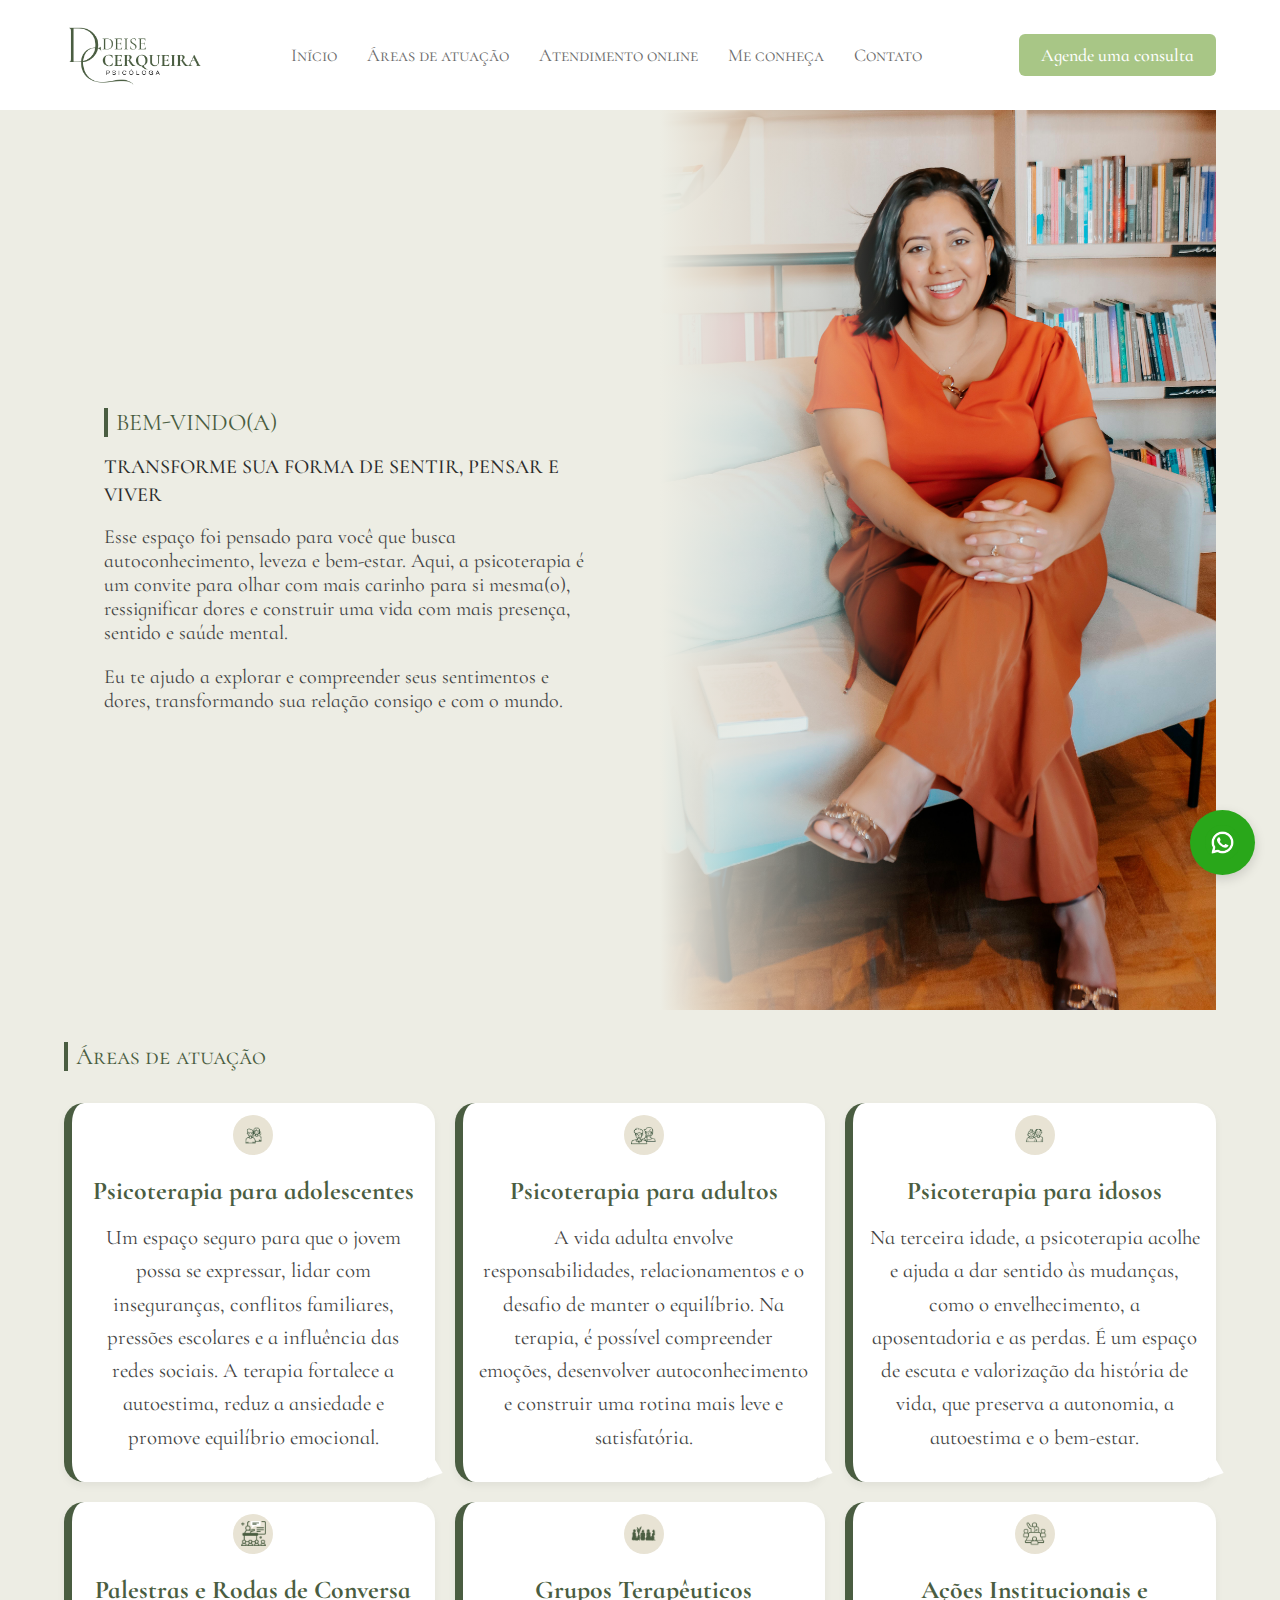
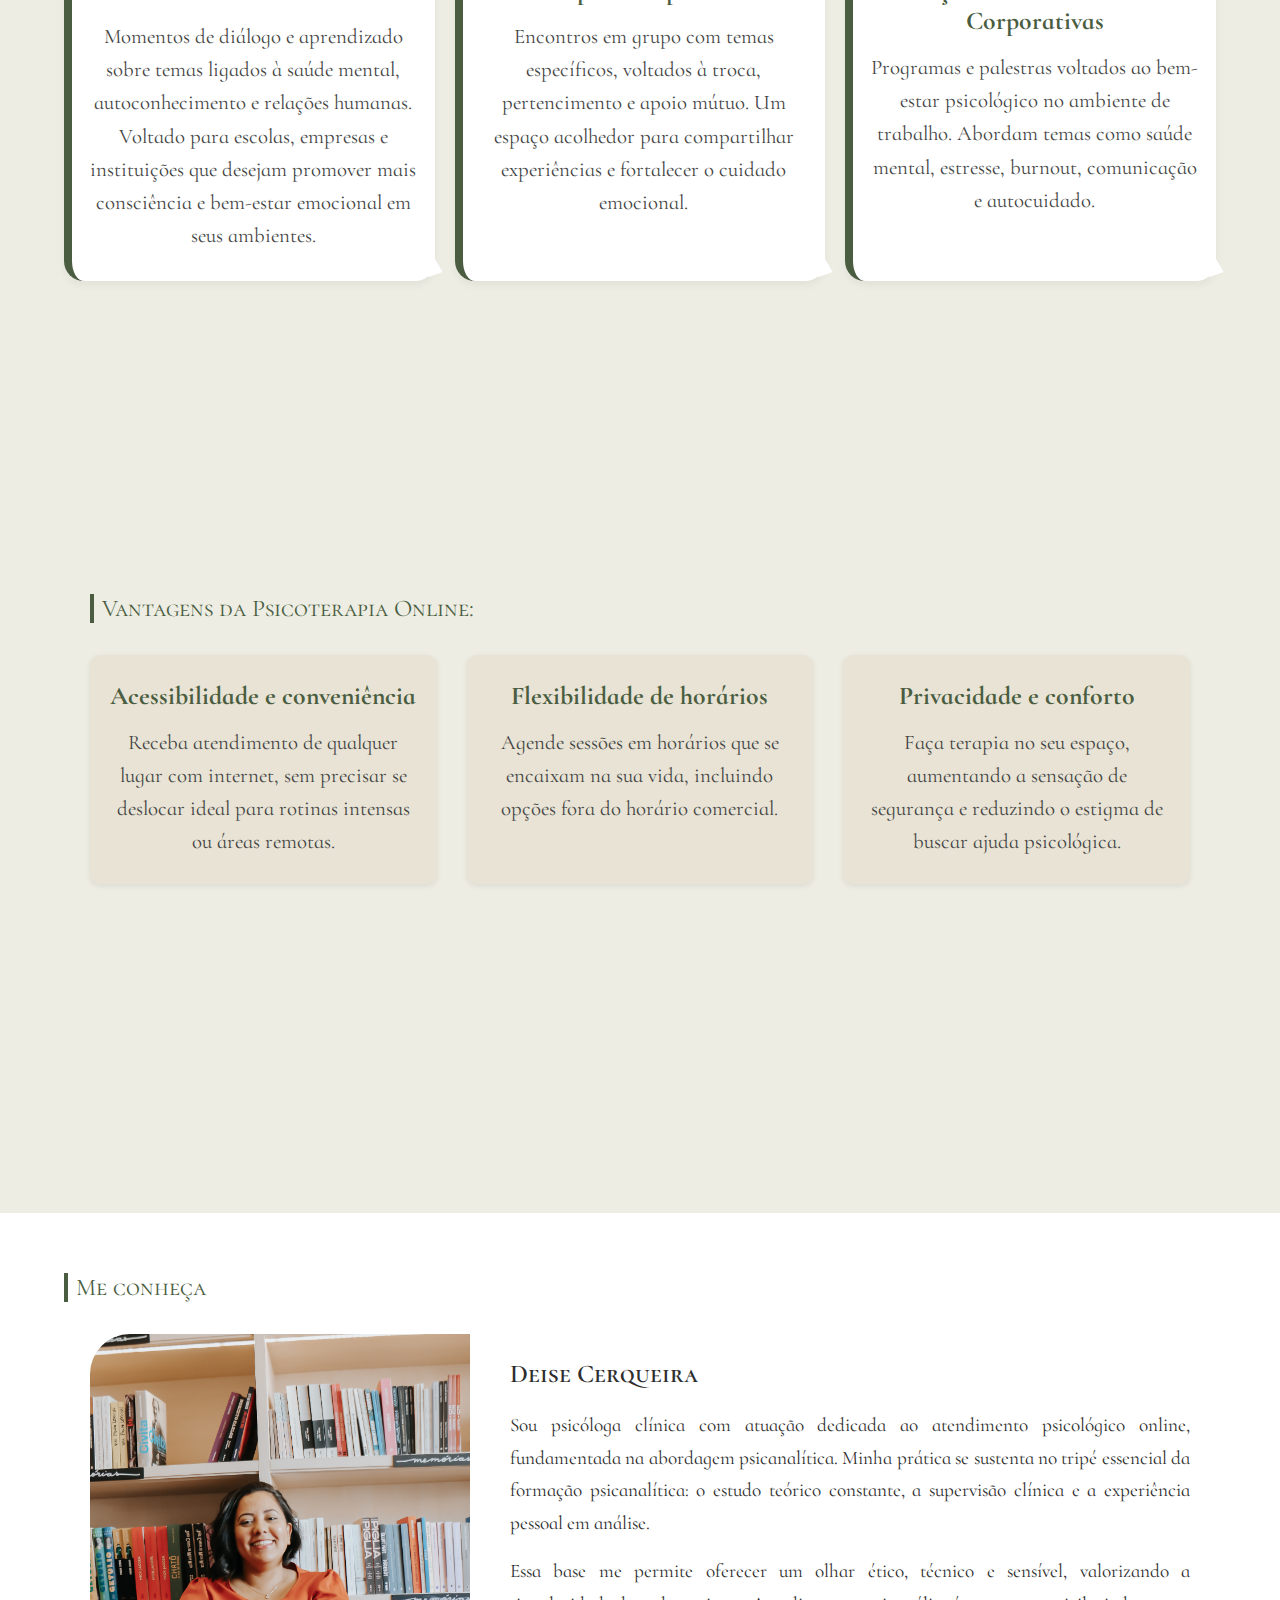
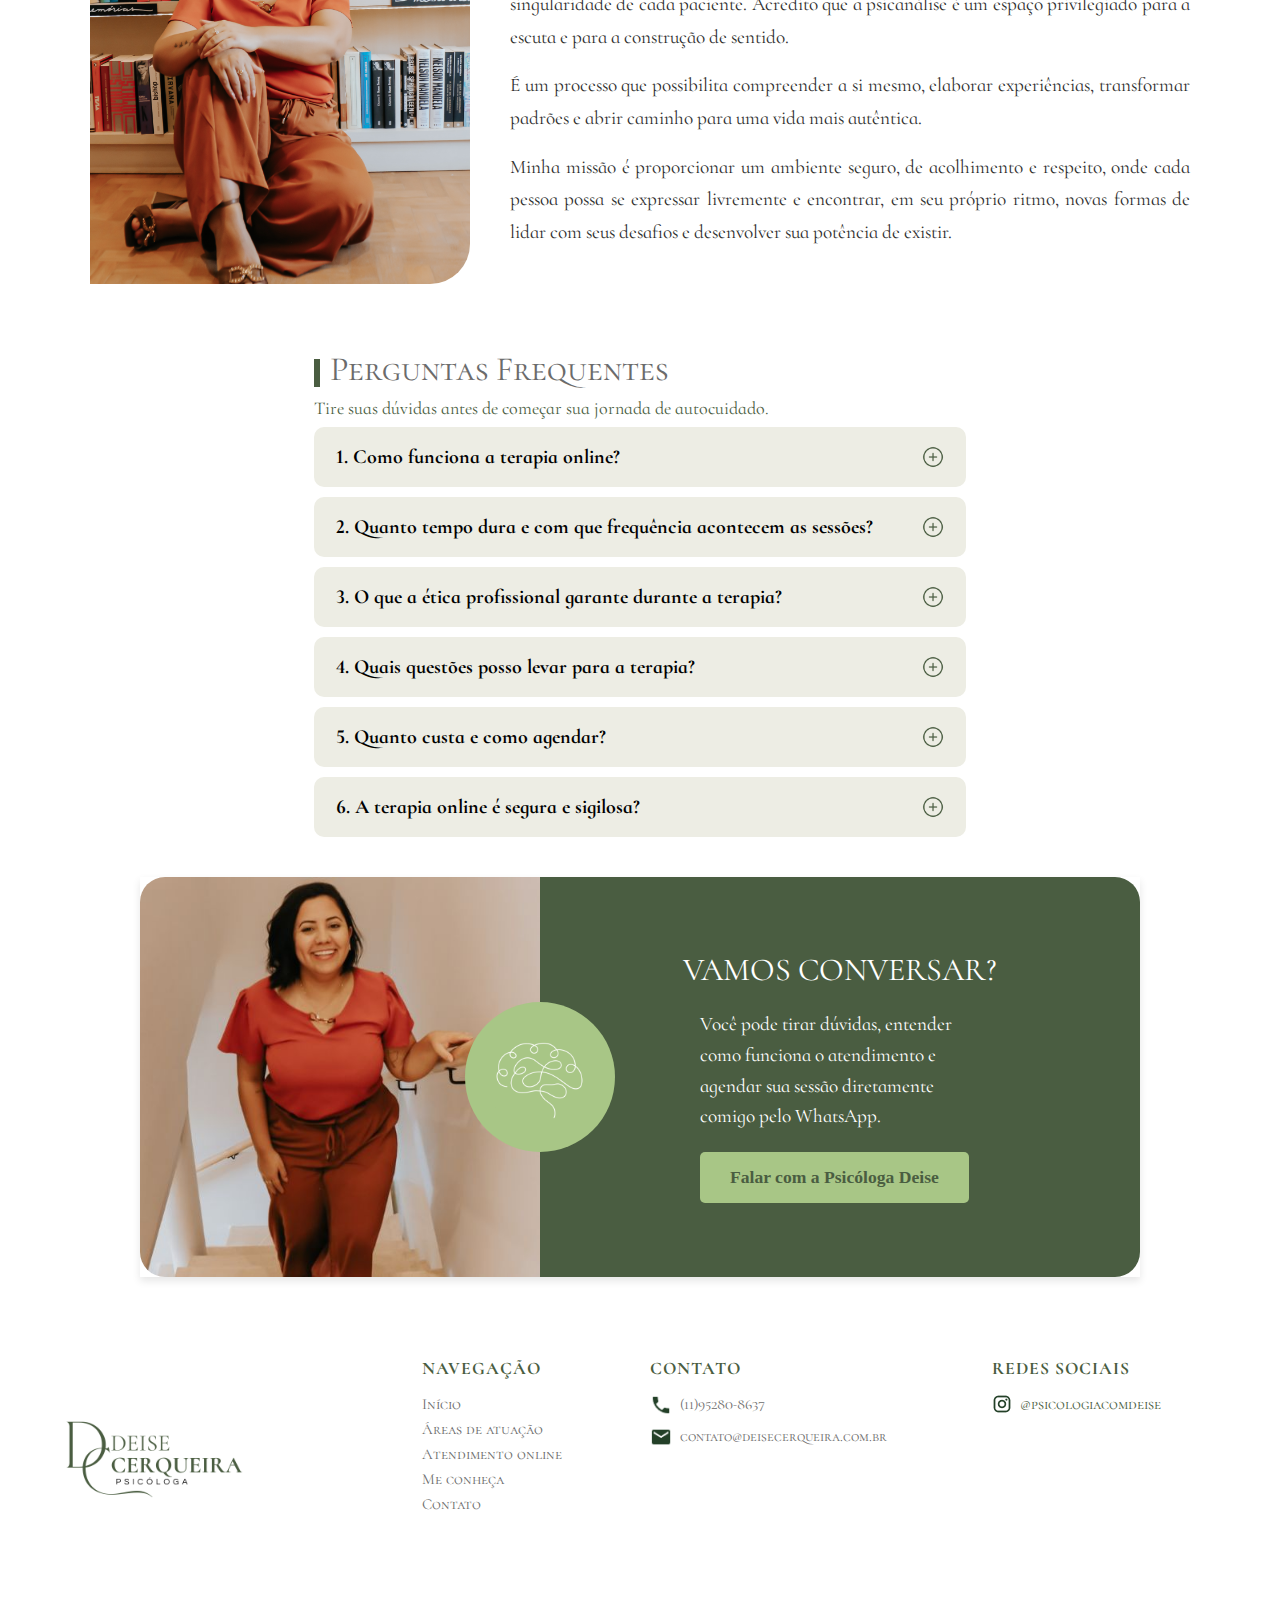
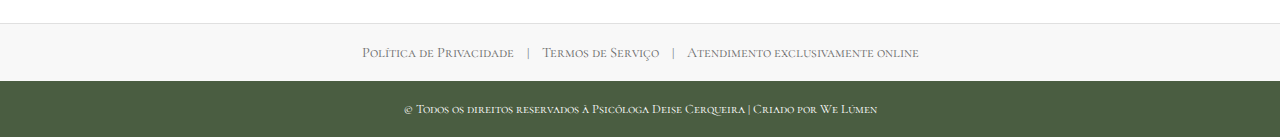
<file: index.html>
<!DOCTYPE html>
<html lang="pt-br">
  <head>
    <meta charset="UTF-8" />
    <meta name="viewport" content="width=device-width, initial-scale=1.0" />
    <title>Deise Cerqueira | Psicóloga</title>

    <!-- Importando fontes -->
    <link
      href="https://fonts.googleapis.com/css2?family=Cormorant+Infant:wght@400;500;600&family=Cormorant+SC:wght@400;500;600&display=swap"
      rel="stylesheet"
    />
    <link
      href="https://fonts.googleapis.com/css2?family=Cormorant+SC:wght@400;500;600;700&display=swap"
      rel="stylesheet"
    />
    <link rel="icon" type="image/png" href="./src/img/Logo-Deise-2.png" />
    <link rel="stylesheet" href="./src/css/style.css" />
    <script src="./src/js/menu.js" defer></script>
    <script
      async
      src="https://www.googletagmanager.com/gtag/js?id=AW-17739277352"
    ></script>
    <script>
      window.dataLayer = window.dataLayer || [];
      function gtag() {
        dataLayer.push(arguments);
      }
      gtag("js", new Date());

      gtag("config", "AW-17739277352");
    </script>
  </head>

  <body>
    <a
      href="https://wa.link/fzv4ck"
      class="whatsapp-float"
      target="_blank"
      aria-label="Whatsapp"
      onclick="gtag('event', 'conversion', {'send_to': 'AW-17739277352/bdclCLyQhuQbEKjI34pC'});"
    >
      <img src="/src/img/whatsapp.png" alt="WhatsApp" />
    </a>
    <header>
      <nav class="navbar">
        <div class="navbar-content">
          <!-- LOGO -->
          <div class="logo">
            <img src="./src/img/Logo-Deise-2.png" alt="Logo Deise Cerqueira" />
          </div>

          <!-- MENU MOBILE -->
          <div class="menu-toggle">☰</div>

          <!-- LINKS -->
          <ul class="nav-links">
            <li><a href="#inicio">Início</a></li>
            <li><a href="#atuacao">Áreas de atuação</a></li>
            <li><a href="#online">Atendimento online</a></li>
            <li><a href="#sobre">Me conheça</a></li>
            <li><a href="#contato">Contato</a></li>
          </ul>

          <!-- BOTÃO -->
          <div class="btn-consulta">
            <a
              href="https://wa.link/fzv4ck"
              target="_blank"
              onclick="gtag('event', 'conversion', {'send_to': 'AW-17739277352/bdclCLyQhuQbEKjI34pC'});"
            >
              Agende uma consulta</a
            >
          </div>
        </div>
      </nav>
    </header>

    <main>
      <!-- HERO -->
      <section class="hero" id="inicio">
        <div class="hero-container container">
          <div class="hero-text">
            <div class="bemvindo-label">BEM-VINDO(A)</div>
            <h1>TRANSFORME SUA FORMA DE SENTIR, PENSAR E VIVER</h1>
            <p>
              Esse espaço foi pensado para você que busca autoconhecimento,
              leveza e bem-estar. Aqui, a psicoterapia é um convite para olhar
              com mais carinho para si mesma(o), ressignificar dores e construir
              uma vida com mais presença, sentido e saúde mental.
            </p>
            <br />
            <p>
              Eu te ajudo a explorar e compreender seus sentimentos e dores,
              transformando sua relação consigo e com o mundo.
            </p>
          </div>
          <div class="hero-image">
            <img src="./src/img/Banner.jpg" alt="Banner" />
          </div>
        </div>
      </section>

      <!-- ATUAÇÃO -->
      <section class="atuacao" id="atuacao">
        <div class="container">
          <div class="atuacao-label">Áreas de atuação</div>

          <div class="cards">
            <!-- Card 1 -->
            <div class="card">
              <div class="card-icon">
                <img
                  src="./src/img/icone_criança.png"
                  alt="Ícone adolescentes"
                />
              </div>
              <h3>Psicoterapia para adolescentes</h3>
              <p>
                Um espaço seguro para que o jovem possa se expressar, lidar com
                inseguranças, conflitos familiares, pressões escolares e a
                influência das redes sociais. A terapia fortalece a autoestima,
                reduz a ansiedade e promove equilíbrio emocional.
              </p>
            </div>

            <!-- Card 2 -->
            <div class="card">
              <div class="card-icon">
                <img src="./src/img/icone_adulto.png" alt="Ícone adultos" />
              </div>
              <h3>Psicoterapia para adultos</h3>
              <p>
                A vida adulta envolve responsabilidades, relacionamentos e o
                desafio de manter o equilíbrio. Na terapia, é possível
                compreender emoções, desenvolver autoconhecimento e construir
                uma rotina mais leve e satisfatória.
              </p>
            </div>

            <!-- Card 3 -->
            <div class="card">
              <div class="card-icon">
                <img src="./src/img/icone_idosos.png" alt="Ícone idosos" />
              </div>
              <h3>Psicoterapia para idosos</h3>
              <p>
                Na terceira idade, a psicoterapia acolhe e ajuda a dar sentido
                às mudanças, como o envelhecimento, a aposentadoria e as perdas.
                É um espaço de escuta e valorização da história de vida, que
                preserva a autonomia, a autoestima e o bem-estar.
              </p>
            </div>
            <div class="card">
              <div class="card-icon">
                <img src="./src/img/palestras.png" alt="Ícone idosos" />
              </div>
              <h3>Palestras e Rodas de Conversa</h3>
              <p>
                Momentos de diálogo e aprendizado sobre temas ligados à saúde
                mental, autoconhecimento e relações humanas. Voltado para
                escolas, empresas e instituições que desejam promover mais
                consciência e bem-estar emocional em seus ambientes.
              </p>
            </div>
            <div class="card">
              <div class="card-icon">
                <img
                  src="./src/img/Grupos Terapêuticos.png"
                  alt="Ícone idosos"
                />
              </div>
              <h3>Grupos Terapêuticos</h3>
              <p>
                Encontros em grupo com temas específicos, voltados à troca,
                pertencimento e apoio mútuo. Um espaço acolhedor para
                compartilhar experiências e fortalecer o cuidado emocional.
              </p>
            </div>
            <div class="card">
              <div class="card-icon">
                <img
                  src="./src/img/ações institucionais.png"
                  alt="Ícone idosos"
                />
              </div>
              <h3>Ações Institucionais e Corporativas</h3>
              <p>
                Programas e palestras voltados ao bem-estar psicológico no
                ambiente de trabalho. Abordam temas como saúde mental, estresse,
                burnout, comunicação e autocuidado.
              </p>
            </div>
          </div>
        </div>
      </section>

      <!-- ONLINE -->
      <section class="online" id="online">
        <div class="container">
          <div class="online-label">Vantagens da Psicoterapia Online:</div>

          <div class="online-cards">
            <div class="online-card">
              <h3>Acessibilidade e conveniência</h3>
              <p>
                Receba atendimento de qualquer lugar com internet, sem precisar
                se deslocar ideal para rotinas intensas ou áreas remotas.
              </p>
            </div>

            <div class="online-card">
              <h3>Flexibilidade de horários</h3>
              <p>
                Agende sessões em horários que se encaixam na sua vida,
                incluindo opções fora do horário comercial.
              </p>
            </div>

            <div class="online-card">
              <h3>Privacidade e conforto</h3>
              <p>
                Faça terapia no seu espaço, aumentando a sensação de segurança e
                reduzindo o estigma de buscar ajuda psicológica.
              </p>
            </div>
          </div>
        </div>
      </section>

      <!-- SOBRE -->
      <section class="sobre" id="sobre">
        <div class="container">
          <div class="sobre-label">Me conheça</div>
          <div class="sobre-container">
            <div class="sobre-imagem">
              <img src="./src/img/Sobre.jpg" alt="Deise Cerqueira" />
            </div>

            <div class="sobre-texto">
              <h2 class="nome">Deise Cerqueira</h2>
              <p>
                Sou psicóloga clínica com atuação dedicada ao atendimento
                psicológico online, fundamentada na abordagem psicanalítica.
                Minha prática se sustenta no tripé essencial da formação
                psicanalítica: o estudo teórico constante, a supervisão clínica
                e a experiência pessoal em análise.
              </p>
              <p>
                Essa base me permite oferecer um olhar ético, técnico e
                sensível, valorizando a singularidade de cada paciente. Acredito
                que a psicanálise é um espaço privilegiado para a escuta e para
                a construção de sentido.
              </p>
              <p>
                É um processo que possibilita compreender a si mesmo, elaborar
                experiências, transformar padrões e abrir caminho para uma vida
                mais autêntica.
              </p>
              <p>
                Minha missão é proporcionar um ambiente seguro, de acolhimento e
                respeito, onde cada pessoa possa se expressar livremente e
                encontrar, em seu próprio ritmo, novas formas de lidar com seus
                desafios e desenvolver sua potência de existir.
              </p>
            </div>
          </div>
        </div>
      </section>

      <!-- FAQ -->
      <section class="faq">
        <div class="container">
          <h2>Perguntas Frequentes</h2>
          <p>Tire suas dúvidas antes de começar sua jornada de autocuidado.</p>

          <div class="faq-item">
            <button class="faq-question">
              1. Como funciona a terapia online?
              <img
                src="./src/img/icon-park-outline_add-one.png"
                alt="Abrir"
                class="faq-icon"
              />
            </button>
            <div class="faq-answer">
              <p>
                As sessões online são realizadas por videochamada em ambiente
                seguro, mantendo o sigilo e a ética profissional.
              </p>
            </div>
          </div>

          <div class="faq-item">
            <button class="faq-question">
              2. Quanto tempo dura e com que frequência acontecem as sessões?
              <img
                src="./src/img/icon-park-outline_add-one.png"
                alt="Abrir"
                class="faq-icon"
              />
            </button>
            <div class="faq-answer">
              <p>
                Em geral, as sessões duram de 45 a 50 minutos e acontecem
                semanal ou quinzenalmente, conforme a necessidade do paciente.
              </p>
            </div>
          </div>

          <div class="faq-item">
            <button class="faq-question">
              3. O que a ética profissional garante durante a terapia?
              <img
                src="./src/img/icon-park-outline_add-one.png"
                alt="Abrir"
                class="faq-icon"
              />
            </button>
            <div class="faq-answer">
              <p>
                A ética garante sigilo, respeito e acolhimento; pilares
                essenciais da relação terapeuta-paciente.
              </p>
            </div>
          </div>

          <div class="faq-item">
            <button class="faq-question">
              4. Quais questões posso levar para a terapia?
              <img
                src="./src/img/icon-park-outline_add-one.png"
                alt="Abrir"
                class="faq-icon"
              />
            </button>
            <div class="faq-answer">
              <p>
                Qualquer tema que te cause sofrimento, dúvida ou desconforto
                emocional pode ser trazido para a terapia.
              </p>
            </div>
          </div>

          <div class="faq-item">
            <button class="faq-question">
              5. Quanto custa e como agendar?
              <img
                src="./src/img/icon-park-outline_add-one.png"
                alt="Abrir"
                class="faq-icon"
              />
            </button>
            <div class="faq-answer">
              <p>
                Os valores são informados diretamente no contato. O agendamento
                pode ser feito pelo WhatsApp.
              </p>
            </div>
          </div>

          <div class="faq-item">
            <button class="faq-question">
              6. A terapia online é segura e sigilosa?
              <img
                src="./src/img/icon-park-outline_add-one.png"
                alt="Abrir"
                class="faq-icon"
              />
            </button>
            <div class="faq-answer">
              <p>
                Sim. Todas as sessões são realizadas em plataformas seguras e
                seguem rigorosamente o sigilo profissional.
              </p>
            </div>
          </div>
        </div>
      </section>

      <!-- CONTATO -->
      <section class="secao-contato-whatsapp" id="contato">
        <div class="coluna-imagem">
          <img
            src="./src/img/contato.jpg"
            alt="Psicóloga sorrindo em sessão de atendimento"
            class="imagem-principal"
          />
        </div>

        <div class="coluna-conteudo">
          <h2 class="titulo-conversar">VAMOS CONVERSAR?</h2>

          <div class="icone-cerebro-fundo">
            <img
              src="./src/img/cerebro.png"
              alt="Ícone de cérebro estilizado"
              class="icone-cerebro"
            />
          </div>

          <p class="texto-chamada">
            Você pode tirar dúvidas, entender como funciona o atendimento e
            agendar sua sessão diretamente comigo pelo WhatsApp.
          </p>

          <a
            href="https://wa.link/fzv4ck"
            target="_blank"
            class="botao-whatsapp"
            aria-label="Falar com a Psicóloga Deise pelo WhatsApp"
            onclick="gtag('event', 'conversion', {'send_to': 'AW-17739277352/bdclCLyQhuQbEKjI34pC'});"
          >
            Falar com a Psicóloga Deise
          </a>
        </div>
      </section>
    </main>

    <!-- FOOTER -->
    <footer>
      <div class="footer-principal-conteudo">
        <div class="coluna-logo">
          <img
            src="./src/img/Logo-Deise-2.png"
            alt="Logo Deise Cerqueira Psicóloga"
            class="logo-footer"
          />
        </div>

        <div class="coluna-navegacao">
          <h3 class="titulo-coluna">NAVEGAÇÃO</h3>
          <ul class="lista-links">
            <li><a href="/index.html">Início</a></li>
            <li><a href="#atuacao">Áreas de atuação</a></li>
            <li><a href="#online">Atendimento online</a></li>
            <li><a href="#sobre">Me conheça</a></li>
            <li><a href="#contato">Contato</a></li>
          </ul>
        </div>

        <div class="coluna-contato">
          <h3 class="titulo-coluna">CONTATO</h3>

          <p class="item-contato">
            <img
              src="./src/img/ic_baseline-phone.png"
              alt="Ícone Telefone"
              class="icone-contato-img"
            />
            <a
              href="https://wa.link/fzv4ck"
              target="_blank"
              class="link-contato"
              onclick="gtag('event', 'conversion', {'send_to': 'AW-17739277352/bdclCLyQhuQbEKjI34pC'});"
              >(11)95280-8637</a
            >
          </p>

          <p class="item-contato">
            <img
              src="./src/img/material-symbols_mail.png"
              alt="Ícone E-mail"
              class="icone-contato-img"
            />
            <a href="mailto:contato@deisecerqueira.com.br" class="link-contato"
              >contato@deisecerqueira.com.br</a
            >
          </p>
        </div>

        <div class="bloco-redes">
          <h3 class="titulo-coluna">REDES SOCIAIS</h3>
          <a
            href="https://www.instagram.com/@psicologiacomdeise"
            target="_blank"
            rel="noopener noreferrer"
            class="link-instagram"
          >
            <p class="perfil-insta">
              <img
                src="./src/img/mdi_instagram.png"
                alt="Ícone do Instagram"
                class="icone-instagram-img"
              />
              @psicologiacomdeise
            </p>
          </a>
        </div>
      </div>

      <div class="footer-faixa-legal">
        <p>
          <a href="./src/html/PolíticadePrivacidade.html"
            >Política de Privacidade</a
          >
          | <a href="./src/html/TermosdeServiço.html">Termos de Serviço</a> |
          <a
            href="https://wa.link/fzv4ck"
            target="_blank"
            onclick="gtag('event', 'conversion', {'send_to': 'AW-17739277352/bdclCLyQhuQbEKjI34pC'});"
          >
            Atendimento exclusivamente online
          </a>
        </p>
      </div>

      <div class="footer-copyright">
        <p>
          © Todos os direitos reservados à Psicóloga Deise Cerqueira |
          <a href="https://www.instagram.com/welumenoficial"
            >Criado por We Lúmen</a
          >
        </p>
      </div>
    </footer>

    <script src="./src/js/script.js"></script>
  </body>
</html>
</file>
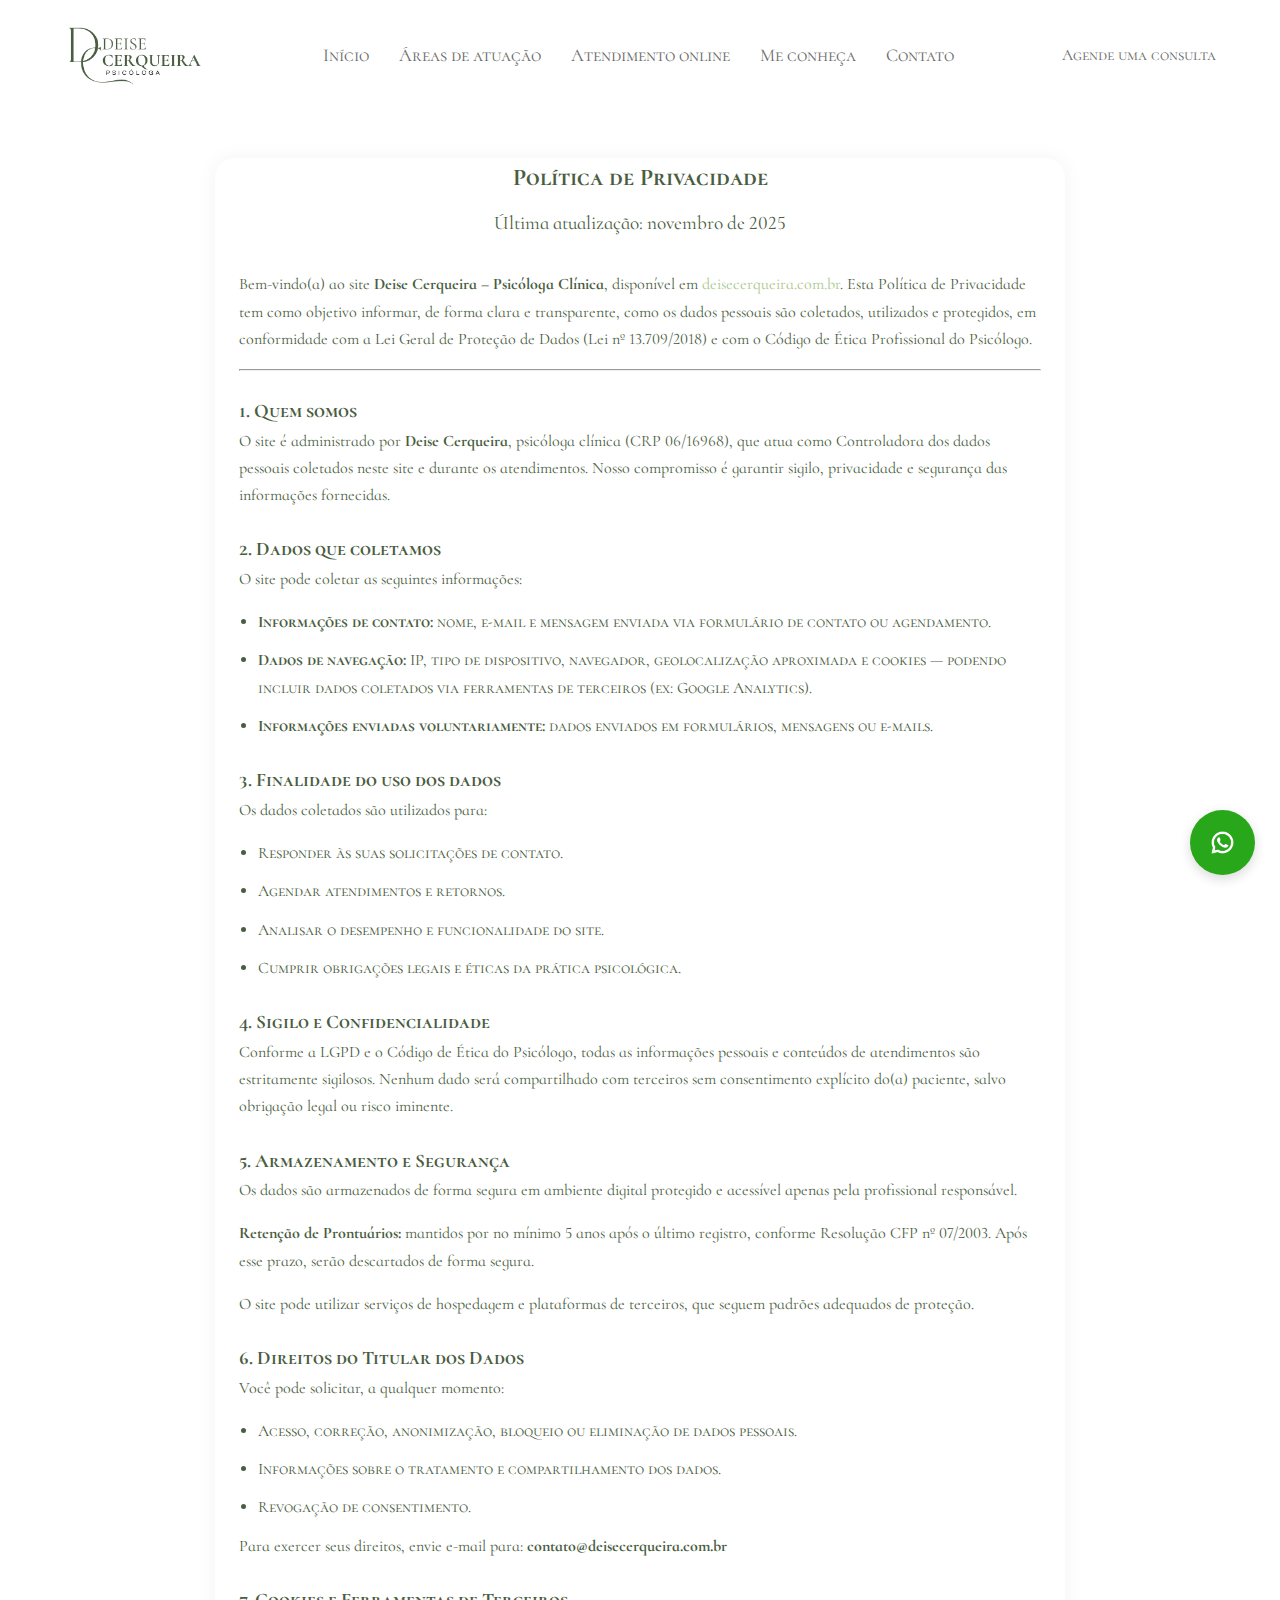
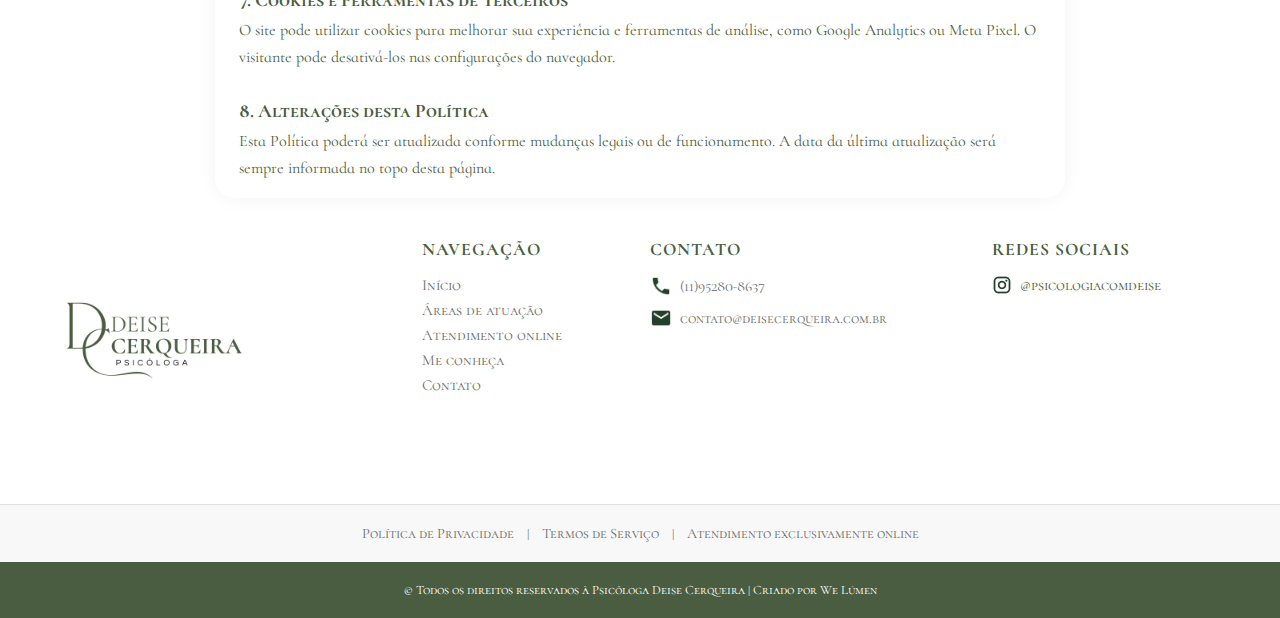
<file: PolíticadePrivacidade.html>
<!DOCTYPE html>
<html lang="pt-br">
  <head>
    <meta charset="UTF-8" />
    <meta name="viewport" content="width=device-width, initial-scale=1.0" />
    <title>Deise Cerqueira | Psicóloga</title>

    <!-- Importando fontes -->
    <link
      href="https://fonts.googleapis.com/css2?family=Cormorant+Infant:wght@400;500;600&family=Cormorant+SC:wght@400;500;600&display=swap"
      rel="stylesheet"
    />
    <link
      href="https://fonts.googleapis.com/css2?family=Cormorant+SC:wght@400;500;600;700&display=swap"
      rel="stylesheet"
    />
    <link rel="icon" type="image/png" href="./src/img/Logo - Deise 2.png" />
    <link rel="stylesheet" href="./src/css/style.css" />
    <script src="./src/js/menu.js" defer></script>
    <!-- Google tag (gtag.js) -->
    <script
      async
      src="https://www.googletagmanager.com/gtag/js?id=AW-17739277352"
    ></script>
    <script>
      window.dataLayer = window.dataLayer || [];
      function gtag() {
        dataLayer.push(arguments);
      }
      gtag("js", new Date());

      gtag("config", "AW-17739277352");
    </script>
  </head>
  <a
    href="https://wa.link/fzv4ck"
    class="whatsapp-float"
    target="_blank"
    aria-label="Whatsapp"
    onclick="gtag('event', 'conversion', {'send_to': 'AW-17739277352/bdclCLyQhuQbEKjI34pC'});"
  >
    <img src="/src/img/whatsapp.png" alt="WhatsApp" />
  </a>
  <body>
    <header>
      <nav class="navbar">
        <div class="navbar-content">
          <!-- LOGO -->
          <div class="logo">
            <img
              src="./src/img/Logo - Deise 2.png"
              alt="Logo Deise Cerqueira"
            />
          </div>

          <!-- MENU MOBILE -->
          <div class="menu-toggle">☰</div>

          <!-- LINKS -->
          <ul class="nav-links">
            <li><a href="index.html">Início</a></li>
            <li><a href="index.html#atuacao">Áreas de atuação</a></li>
            <li><a href="index.html#online">Atendimento online</a></li>
            <li><a href="index.html#sobre">Me conheça</a></li>
            <li><a href="index.html#contato">Contato</a></li>
          </ul>

          <!-- BOTÃO -->
          <a
              href="https://wa.link/fzv4ck"
              target="_blank"
              onclick="gtag('event', 'conversion', {'send_to': 'AW-17739277352/bdclCLyQhuQbEKjI34pC'});"
            >
              Agende uma consulta
            </a>
          </div>
        </div>
      </nav>
    </header>

    <main>
      <section class="privacy-policy">
        <div class="container">
          <h1>Política de Privacidade</h1>
          <p class="update">Última atualização: novembro de 2025</p>

          <p>
            Bem-vindo(a) ao site
            <strong>Deise Cerqueira – Psicóloga Clínica</strong>, disponível em
            <a href="https://deisecerqueira.com.br">deisecerqueira.com.br</a>.
            Esta Política de Privacidade tem como objetivo informar, de forma
            clara e transparente, como os dados pessoais são coletados,
            utilizados e protegidos, em conformidade com a Lei Geral de Proteção
            de Dados (Lei nº 13.709/2018) e com o Código de Ética Profissional
            do Psicólogo.
          </p>

          <hr />

          <!-- 1 -->
          <h2>1. Quem somos</h2>
          <p>
            O site é administrado por <strong>Deise Cerqueira</strong>,
            psicóloga clínica (CRP 06/16968), que atua como Controladora dos
            dados pessoais coletados neste site e durante os atendimentos. Nosso
            compromisso é garantir sigilo, privacidade e segurança das
            informações fornecidas.
          </p>

          <!-- 2 -->
          <h2>2. Dados que coletamos</h2>
          <p>O site pode coletar as seguintes informações:</p>

          <ul>
            <li>
              <strong>Informações de contato:</strong> nome, e-mail e mensagem
              enviada via formulário de contato ou agendamento.
            </li>
            <li>
              <strong>Dados de navegação:</strong> IP, tipo de dispositivo,
              navegador, geolocalização aproximada e cookies — podendo incluir
              dados coletados via ferramentas de terceiros (ex: Google
              Analytics).
            </li>
            <li>
              <strong>Informações enviadas voluntariamente:</strong> dados
              enviados em formulários, mensagens ou e-mails.
            </li>
          </ul>

          <!-- 3 -->
          <h2>3. Finalidade do uso dos dados</h2>
          <p>Os dados coletados são utilizados para:</p>
          <ul>
            <li>Responder às suas solicitações de contato.</li>
            <li>Agendar atendimentos e retornos.</li>
            <li>Analisar o desempenho e funcionalidade do site.</li>
            <li>Cumprir obrigações legais e éticas da prática psicológica.</li>
          </ul>

          <!-- 4 -->
          <h2>4. Sigilo e Confidencialidade</h2>
          <p>
            Conforme a LGPD e o Código de Ética do Psicólogo, todas as
            informações pessoais e conteúdos de atendimentos são estritamente
            sigilosos. Nenhum dado será compartilhado com terceiros sem
            consentimento explícito do(a) paciente, salvo obrigação legal ou
            risco iminente.
          </p>

          <!-- 5 -->
          <h2>5. Armazenamento e Segurança</h2>
          <p>
            Os dados são armazenados de forma segura em ambiente digital
            protegido e acessível apenas pela profissional responsável.
          </p>

          <p>
            <strong>Retenção de Prontuários:</strong> mantidos por no mínimo 5
            anos após o último registro, conforme Resolução CFP nº 07/2003. Após
            esse prazo, serão descartados de forma segura.
          </p>

          <p>
            O site pode utilizar serviços de hospedagem e plataformas de
            terceiros, que seguem padrões adequados de proteção.
          </p>

          <!-- 6 -->
          <h2>6. Direitos do Titular dos Dados</h2>
          <p>Você pode solicitar, a qualquer momento:</p>

          <ul>
            <li>
              Acesso, correção, anonimização, bloqueio ou eliminação de dados
              pessoais.
            </li>
            <li>
              Informações sobre o tratamento e compartilhamento dos dados.
            </li>
            <li>Revogação de consentimento.</li>
          </ul>

          <p>
            Para exercer seus direitos, envie e-mail para:
            <strong>contato@deisecerqueira.com.br</strong>
          </p>

          <!-- 7 -->
          <h2>7. Cookies e Ferramentas de Terceiros</h2>
          <p>
            O site pode utilizar cookies para melhorar sua experiência e
            ferramentas de análise, como Google Analytics ou Meta Pixel. O
            visitante pode desativá-los nas configurações do navegador.
          </p>

          <!-- 8 -->
          <h2>8. Alterações desta Política</h2>
          <p>
            Esta Política poderá ser atualizada conforme mudanças legais ou de
            funcionamento. A data da última atualização será sempre informada no
            topo desta página.
          </p>
        </div>
      </section>
    </main>

    <!-- FOOTER -->
    <footer>
      <div class="footer-principal-conteudo">
        <div class="coluna-logo">
          <img
            src="./src/img/Logo - Deise 2.png"
            alt="Logo Deise Cerqueira Psicóloga"
            class="logo-footer"
          />
        </div>

        <div class="coluna-navegacao">
          <h3 class="titulo-coluna">NAVEGAÇÃO</h3>
          <ul class="lista-links">
            <li><a href="index.html">Início</a></li>
            <li><a href="index.html#atuacao">Áreas de atuação</a></li>
            <li><a href="index.html#online">Atendimento online</a></li>
            <li><a href="index.html#sobre">Me conheça</a></li>
            <li><a href="index.html#contato">Contato</a></li>
          </ul>
        </div>

        <div class="coluna-contato">
          <h3 class="titulo-coluna">CONTATO</h3>

          <p class="item-contato">
            <img
              src="./src/img/ic_baseline-phone.png"
              alt="Ícone Telefone"
              class="icone-contato-img"
            />
            <a
              href="https://wa.link/fzv4ck"
              target="_blank"
              class="link-contato"
              onclick="gtag('event', 'conversion', {'send_to': 'AW-17739277352/bdclCLyQhuQbEKjI34pC'});"
              >(11)95280-8637</a
            >
          </p>

          <p class="item-contato">
            <img
              src="./src/img/material-symbols_mail.png"
              alt="Ícone E-mail"
              class="icone-contato-img"
            />
            <a href="mailto:contato@deisecerqueira.com.br" class="link-contato"
              >contato@deisecerqueira.com.br</a
            >
          </p>
        </div>

        <div class="bloco-redes">
          <h3 class="titulo-coluna">REDES SOCIAIS</h3>
          <a
            href="https://www.instagram.com/psicologiacomdeise"
            target="_blank"
            rel="noopener noreferrer"
            class="link-instagram"
          >
            <p class="perfil-insta">
              <img
                src="./src/img/mdi_instagram.png"
                alt="Ícone do Instagram"
                class="icone-instagram-img"
              />
              @psicologiacomdeise
            </p>
          </a>
        </div>
      </div>

      <div class="footer-faixa-legal">
        <p>
          <a href="/PolíticadePrivacidade.html">Política de Privacidade</a> |
          <a href="/TermosdeServiço.html">Termos de Serviço</a> |
          <a
            href="https://wa.link/fzv4ck"
            target="_blank"
            onclick="gtag('event', 'conversion', {'send_to': 'AW-17739277352/bdclCLyQhuQbEKjI34pC'});"
          >
            Atendimento exclusivamente online
          </a>
        </p>
      </div>

      <div class="footer-copyright">
        <p>
          © Todos os direitos reservados à Psicóloga Deise Cerqueira |
          <a href="https://www.instagram.com/welumenoficial"
            >Criado por We Lúmen</a
          >
        </p>
      </div>
    </footer>

    <script src="./src/js/script.js"></script>
  </body>
</html>
</file>
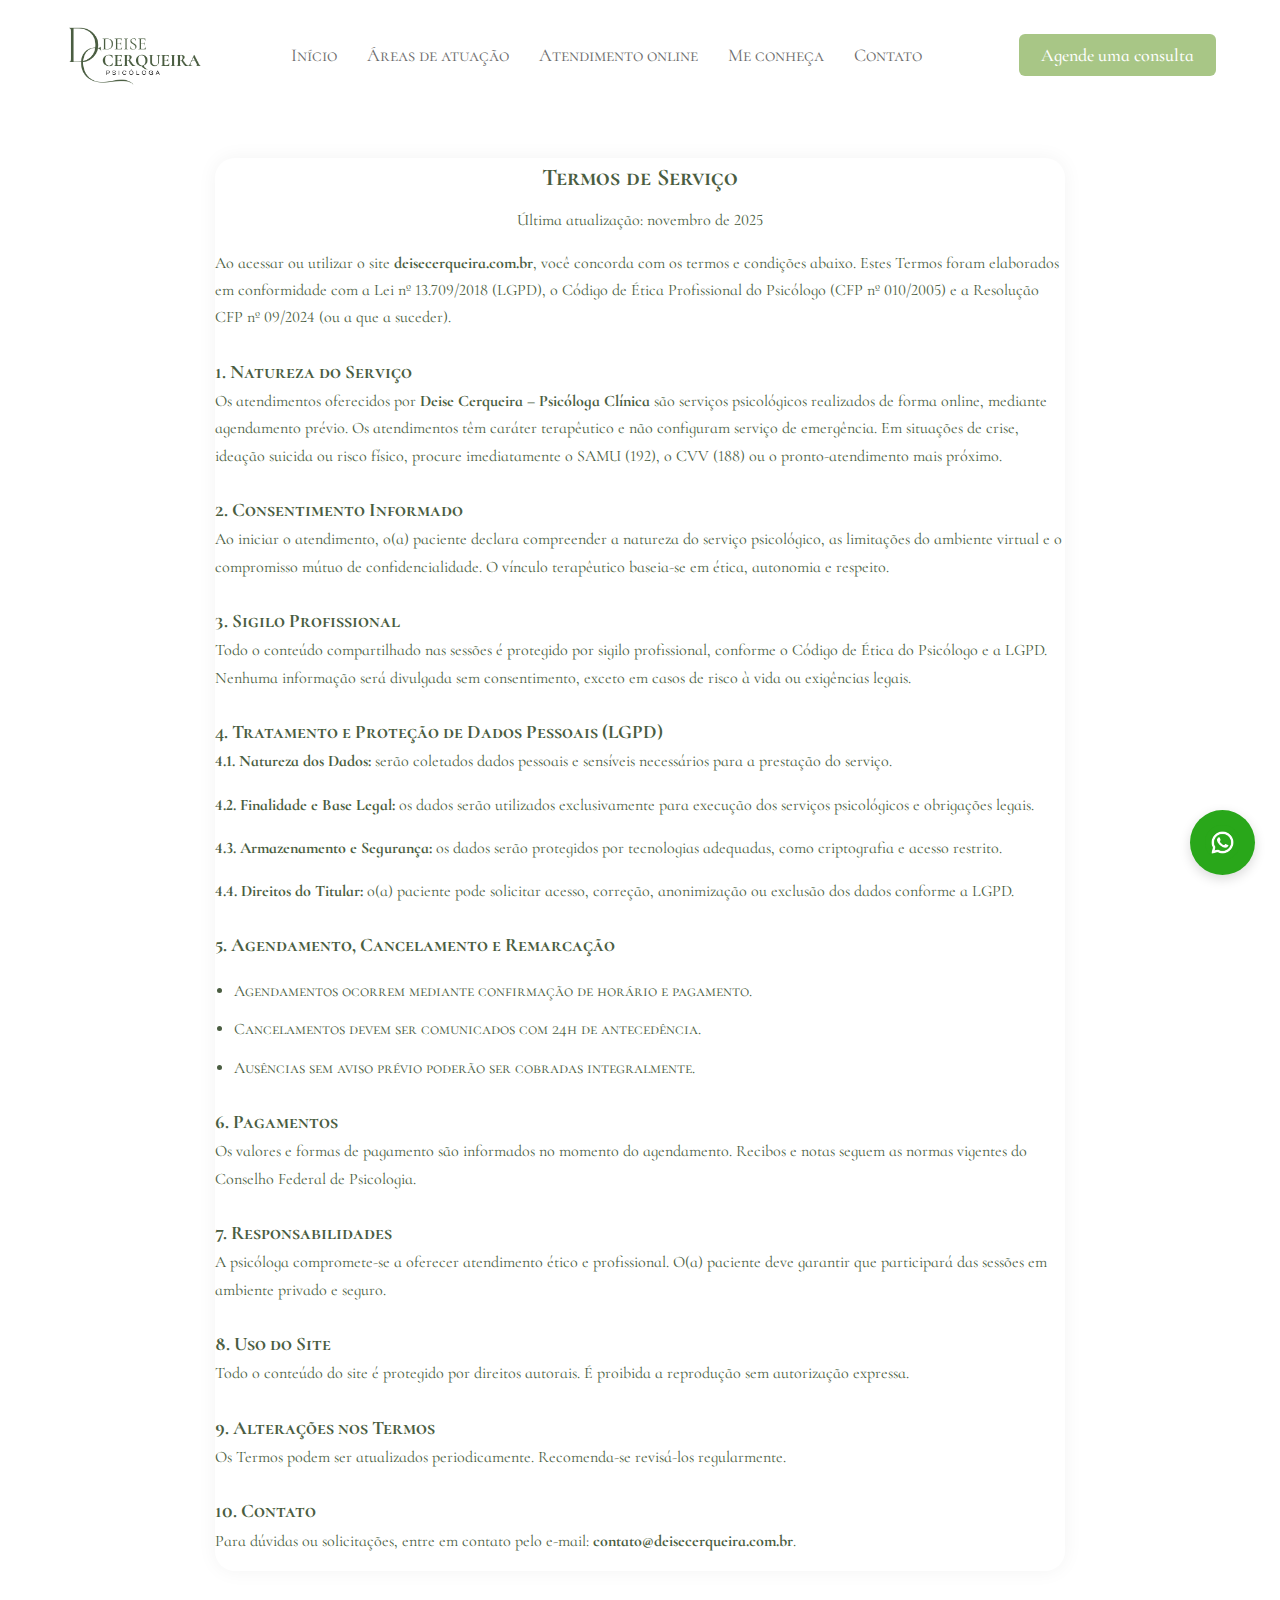
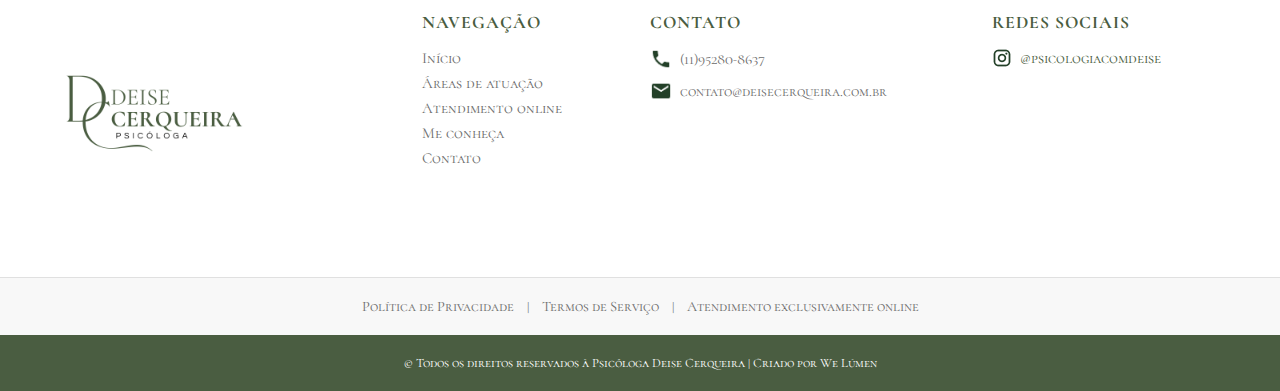
<file: TermosdeServiço.html>
<!DOCTYPE html>
<html lang="pt-br">
  <head>
    <meta charset="UTF-8" />
    <meta name="viewport" content="width=device-width, initial-scale=1.0" />
    <title>Deise Cerqueira | Psicóloga</title>

    <!-- Importando fontes -->
    <link
      href="https://fonts.googleapis.com/css2?family=Cormorant+Infant:wght@400;500;600&family=Cormorant+SC:wght@400;500;600&display=swap"
      rel="stylesheet"
    />
    <link
      href="https://fonts.googleapis.com/css2?family=Cormorant+SC:wght@400;500;600;700&display=swap"
      rel="stylesheet"
    />
    <link rel="icon" type="image/png" href="./src/img/Logo - Deise 2.png" />
    <link rel="stylesheet" href="./src/css/style.css" />
    <script src="./src/js/menu.js" defer></script>
    <!-- Google tag (gtag.js) -->
    <script
      async
      src="https://www.googletagmanager.com/gtag/js?id=AW-17739277352"
    ></script>
    <script>
      window.dataLayer = window.dataLayer || [];
      function gtag() {
        dataLayer.push(arguments);
      }
      gtag("js", new Date());

      gtag("config", "AW-17739277352");
    </script>
  </head>
  <a
    href="https://wa.link/fzv4ck"
    class="whatsapp-float"
    target="_blank"
    aria-label="Whatsapp"
    onclick="gtag('event', 'conversion', {'send_to': 'AW-17739277352/bdclCLyQhuQbEKjI34pC'});"
  >
    <img src="/src/img/whatsapp.png" alt="WhatsApp" />
  </a>
  <body>
    <header>
      <nav class="navbar">
        <div class="navbar-content">
          <!-- LOGO -->
          <div class="logo">
            <img
              src="./src/img/Logo - Deise 2.png"
              alt="Logo Deise Cerqueira"
            />
          </div>

          <!-- MENU MOBILE -->
          <div class="menu-toggle">☰</div>

          <!-- LINKS -->
          <ul class="nav-links">
            <li><a href="index.html">Início</a></li>
            <li><a href="index.html#atuacao">Áreas de atuação</a></li>
            <li><a href="index.html#online">Atendimento online</a></li>
            <li><a href="index.html#sobre">Me conheça</a></li>
            <li><a href="index.html#contato">Contato</a></li>
          </ul>

          <!-- BOTÃO -->
          <div class="btn-consulta">
            <a
              href="https://wa.link/fzv4ck"
              target="_blank"
              onclick="gtag('event', 'conversion', {'send_to': 'AW-17739277352/bdclCLyQhuQbEKjI34pC'});"
            >
              Agende uma consulta
            </a>
          </div>
        </div>
      </nav>
    </header>

    <main>
      <section class="legal-container">
        <div class="legal-content">
          <h1>Termos de Serviço</h1>
          <p class="update">Última atualização: novembro de 2025</p>

          <p>
            Ao acessar ou utilizar o site
            <strong>deisecerqueira.com.br</strong>, você concorda com os termos
            e condições abaixo. Estes Termos foram elaborados em conformidade
            com a Lei nº 13.709/2018 (LGPD), o Código de Ética Profissional do
            Psicólogo (CFP nº 010/2005) e a Resolução CFP nº 09/2024 (ou a que a
            suceder).
          </p>

          <h2>1. Natureza do Serviço</h2>
          <p>
            Os atendimentos oferecidos por
            <strong>Deise Cerqueira – Psicóloga Clínica</strong> são serviços
            psicológicos realizados de forma online, mediante agendamento
            prévio. Os atendimentos têm caráter terapêutico e não configuram
            serviço de emergência. Em situações de crise, ideação suicida ou
            risco físico, procure imediatamente o SAMU (192), o CVV (188) ou o
            pronto-atendimento mais próximo.
          </p>

          <h2>2. Consentimento Informado</h2>
          <p>
            Ao iniciar o atendimento, o(a) paciente declara compreender a
            natureza do serviço psicológico, as limitações do ambiente virtual e
            o compromisso mútuo de confidencialidade. O vínculo terapêutico
            baseia-se em ética, autonomia e respeito.
          </p>

          <h2>3. Sigilo Profissional</h2>
          <p>
            Todo o conteúdo compartilhado nas sessões é protegido por sigilo
            profissional, conforme o Código de Ética do Psicólogo e a LGPD.
            Nenhuma informação será divulgada sem consentimento, exceto em casos
            de risco à vida ou exigências legais.
          </p>

          <h2>4. Tratamento e Proteção de Dados Pessoais (LGPD)</h2>

          <p>
            <strong>4.1. Natureza dos Dados:</strong> serão coletados dados
            pessoais e sensíveis necessários para a prestação do serviço.
          </p>

          <p>
            <strong>4.2. Finalidade e Base Legal:</strong> os dados serão
            utilizados exclusivamente para execução dos serviços psicológicos e
            obrigações legais.
          </p>

          <p>
            <strong>4.3. Armazenamento e Segurança:</strong> os dados serão
            protegidos por tecnologias adequadas, como criptografia e acesso
            restrito.
          </p>

          <p>
            <strong>4.4. Direitos do Titular:</strong> o(a) paciente pode
            solicitar acesso, correção, anonimização ou exclusão dos dados
            conforme a LGPD.
          </p>

          <h2>5. Agendamento, Cancelamento e Remarcação</h2>
          <ul>
            <li>
              Agendamentos ocorrem mediante confirmação de horário e pagamento.
            </li>
            <li>
              Cancelamentos devem ser comunicados com 24h de antecedência.
            </li>
            <li>
              Ausências sem aviso prévio poderão ser cobradas integralmente.
            </li>
          </ul>

          <h2>6. Pagamentos</h2>
          <p>
            Os valores e formas de pagamento são informados no momento do
            agendamento. Recibos e notas seguem as normas vigentes do Conselho
            Federal de Psicologia.
          </p>

          <h2>7. Responsabilidades</h2>
          <p>
            A psicóloga compromete-se a oferecer atendimento ético e
            profissional. O(a) paciente deve garantir que participará das
            sessões em ambiente privado e seguro.
          </p>

          <h2>8. Uso do Site</h2>
          <p>
            Todo o conteúdo do site é protegido por direitos autorais. É
            proibida a reprodução sem autorização expressa.
          </p>

          <h2>9. Alterações nos Termos</h2>
          <p>
            Os Termos podem ser atualizados periodicamente. Recomenda-se
            revisá-los regularmente.
          </p>

          <h2>10. Contato</h2>
          <p>
            Para dúvidas ou solicitações, entre em contato pelo e-mail:
            <strong>contato@deisecerqueira.com.br</strong>.
          </p>
        </div>
      </section>
    </main>

    <!-- FOOTER -->
    <footer>
      <div class="footer-principal-conteudo">
        <div class="coluna-logo">
          <img
            src="./src/img/Logo - Deise 2.png"
            alt="Logo Deise Cerqueira Psicóloga"
            class="logo-footer"
          />
        </div>

        <div class="coluna-navegacao">
          <h3 class="titulo-coluna">NAVEGAÇÃO</h3>
          <ul class="lista-links">
            <li><a href="/index.html">Início</a></li>
            <li><a href="/index.html#atuacao">Áreas de atuação</a></li>
            <li><a href="/index.html#online">Atendimento online</a></li>
            <li><a href="/index.html#sobre">Me conheça</a></li>
            <li><a href="/index.html#contato">Contato</a></li>
          </ul>
        </div>

        <div class="coluna-contato">
          <h3 class="titulo-coluna">CONTATO</h3>

          <p class="item-contato">
            <img
              src="./src/img/ic_baseline-phone.png"
              alt="Ícone Telefone"
              class="icone-contato-img"
            />
          <a
              href="https://wa.link/fzv4ck"
              target="_blank"
              class="link-contato"
              onclick="gtag('event', 'conversion', {'send_to': 'AW-17739277352/bdclCLyQhuQbEKjI34pC'});"
              >(11)95280-8637</a
            >
          </p>

          <p class="item-contato">
            <img
              src="./src/img/material-symbols_mail.png"
              alt="Ícone E-mail"
              class="icone-contato-img"
            />
            <a href="mailto:contato@deisecerqueira.com.br" class="link-contato"
              >contato@deisecerqueira.com.br</a
            >
          </p>
        </div>

        <div class="bloco-redes">
          <h3 class="titulo-coluna">REDES SOCIAIS</h3>
          <a
            href="https://www.instagram.com/psicologiacomdeise"
            target="_blank"
            rel="noopener noreferrer"
            class="link-instagram"
          >
            <p class="perfil-insta">
              <img
                src="./src/img/mdi_instagram.png"
                alt="Ícone do Instagram"
                class="icone-instagram-img"
              />
              @psicologiacomdeise
            </p>
          </a>
        </div>
      </div>

      <div class="footer-faixa-legal">
        <p>
          <a href="/PolíticadePrivacidade.html">Política de Privacidade</a> |
          <a href="/TermosdeServiço.html">Termos de Serviço</a> |
          <a
            href="https://wa.link/fzv4ck"
            target="_blank"
            onclick="gtag('event', 'conversion', {'send_to': 'AW-17739277352/bdclCLyQhuQbEKjI34pC'});"
          >
            Atendimento exclusivamente online
          </a>
        </p>
      </div>

      <div class="footer-copyright">
        <p>
          © Todos os direitos reservados à Psicóloga Deise Cerqueira |
          <a href="https://www.instagram.com/welumenoficial"
            >Criado por We Lúmen</a
          >
        </p>
      </div>
    </footer>

    <script src="./src/js/script.js"></script>
  </body>
</html>
</file>
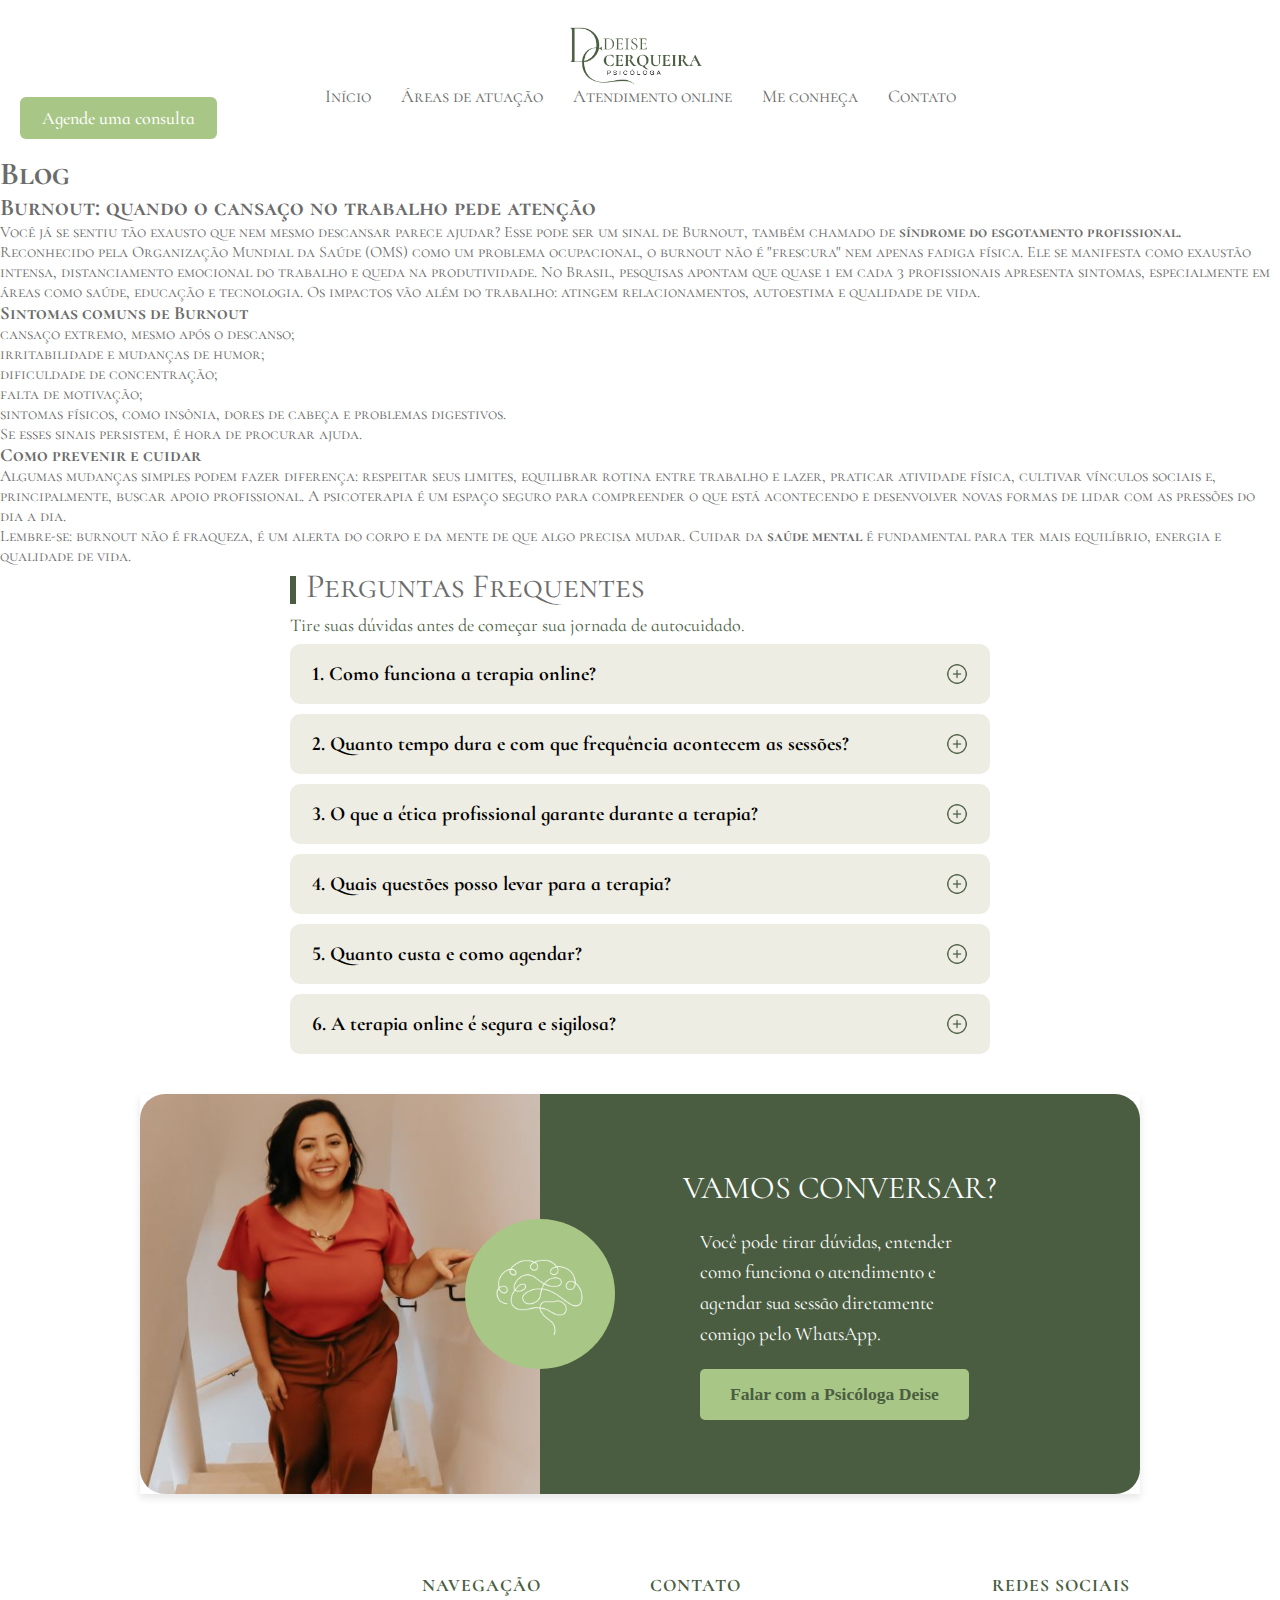
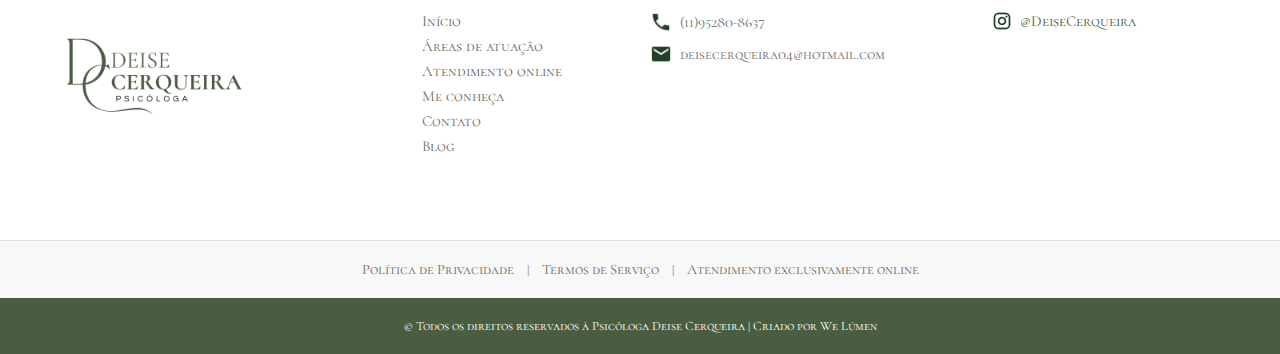
<file: src/html/blog.html>
<!DOCTYPE html>
<html lang="pt-br">
  <head>
    <meta charset="UTF-8" />
    <meta name="viewport" content="width=device-width, initial-scale=1.0" />
    <title>Blog | Deise Cerqueira</title>

    <link
      href="https://fonts.googleapis.com/css2?family=Cormorant+Infant:wght@400;500;600&family=Cormorant+SC:wght@400;500;600&display=swap"
      rel="stylesheet"
    />
    <link
      href="https://fonts.googleapis.com/css2?family=Cormorant+SC:wght@400;500;600;700&display=swap"
      rel="stylesheet"
    />
    <link rel="icon" type="image/png" href="/src/img/Logo - Deise 2.png" />

    <link rel="stylesheet" href="/src/css/style.css" />
  </head>
  <body>
    <header>
      <nav class="navbar">
        <!-- LOGO -->
        <div class="logo">
          <img src="/src/img/Logo - Deise 2.png" alt="Logo Deise Cerqueira" />
        </div>

        <!-- MENU MOBILE -->
        <div class="menu-toggle">☰</div>

        <!-- LINKS -->
        <ul class="nav-links">
          <li><a href="/index.html">Início</a></li>
          <li><a href="/index.html#atuacao">Áreas de atuação</a></li>
          <li><a href="/index.html#online">Atendimento online</a></li>
          <li><a href="/index.html#sobre">Me conheça</a></li>
          <li><a href="/index.html#contato">Contato</a></li>
        </ul>

        <!-- BOTÃO -->
        <div class="btn-consulta">
          <a href="https://wa.me/+5511952808637" target="_blank">Agende uma consulta</a>
        </div>
      </nav>
    </header>

    <main>
      <section class="welcome">
        <h1 class="welcome-label">Blog</h1>
        <article class="artigo-burnout-container">
          <h2 class="artigo-titulo-principal">
            Burnout: quando o cansaço no trabalho pede atenção
          </h2>

          <section class="artigo-introducao">
            <p class="artigo-texto-paragrafo">
              Você já se sentiu tão exausto que nem mesmo descansar parece
              ajudar? Esse pode ser um sinal de Burnout, também chamado de
              <strong>síndrome do esgotamento profissional.</strong>
            </p>

            <p class="artigo-texto-paragrafo">
              Reconhecido pela Organização Mundial da Saúde (OMS) como um
              problema ocupacional, o burnout não é "frescura" nem apenas fadiga
              física. Ele se manifesta como exaustão intensa, distanciamento
              emocional do trabalho e queda na produtividade. No Brasil,
              pesquisas apontam que quase 1 em cada 3 profissionais apresenta
              sintomas, especialmente em áreas como saúde, educação e
              tecnologia. Os impactos vão além do trabalho: atingem
              relacionamentos, autoestima e qualidade de vida.
            </p>
          </section>

          <section class="artigo-secao-sintomas">
            <h3 class="artigo-subtitulo">Sintomas comuns de Burnout</h3>

            <ul class="artigo-lista-sintomas">
              <li>cansaço extremo, mesmo após o descanso;</li>
              <li>irritabilidade e mudanças de humor;</li>
              <li>dificuldade de concentração;</li>
              <li>falta de motivação;</li>
              <li>
                sintomas físicos, como insônia, dores de cabeça e problemas
                digestivos.
              </li>
            </ul>

            <p class="artigo-alerta-ajuda">
              Se esses sinais persistem, é hora de procurar ajuda.
            </p>
          </section>

          <section class="artigo-secao-cuidado">
            <h3 class="artigo-subtitulo">Como prevenir e cuidar</h3>

            <p class="artigo-texto-paragrafo">
              Algumas mudanças simples podem fazer diferença: respeitar seus
              limites, equilibrar rotina entre trabalho e lazer, praticar
              atividade física, cultivar vínculos sociais e, principalmente,
              buscar apoio profissional. A psicoterapia é um espaço seguro para
              compreender o que está acontecendo e desenvolver novas formas de
              lidar com as pressões do dia a dia.
            </p>

            <p class="artigo-texto-paragrafo artigo-texto-final">
              Lembre-se: burnout não é fraqueza, é um alerta do corpo e da mente
              de que algo precisa mudar. Cuidar da
              <strong>saúde mental</strong> é fundamental para ter mais
              equilíbrio, energia e qualidade de vida.
            </p>
          </section>
        </article>
      </section>

      <section class="faq" id="faq">
        <h2>Perguntas Frequentes</h2>
        <p>Tire suas dúvidas antes de começar sua jornada de autocuidado.</p>

        <div class="faq-item">
          <button
            class="faq-question"
            aria-controls="faq-answer-1"
            aria-expanded="false"
          >
            1. Como funciona a terapia online?
            <img
              src="/src/img/icon-park-outline_add-one.png"
              alt="Abrir"
              class="faq-icon"
            />
          </button>
          <div class="faq-answer" id="faq-answer-1">
            <p>
              Explicação sobre como a terapia online funciona, incluindo os
              benefícios e como é realizada a interação entre o terapeuta e o
              paciente.
            </p>
          </div>
        </div>
        <div class="faq-item">
          <button
            class="faq-question"
            aria-controls="faq-answer-2"
            aria-expanded="false"
          >
            2. Quanto tempo dura e com que frequência acontecem as sessões?
            <img
              src="/src/img/icon-park-outline_add-one.png"
              alt="Abrir"
              class="faq-icon"
            />
          </button>
          <div class="faq-answer" id="faq-answer-2">
            <p>
              A duração e a frequência das sessões podem variar, mas geralmente
              as sessões duram de 45 a 50 minutos e ocorrem semanalmente ou
              quinzenalmente.
            </p>
          </div>
        </div>

        <div class="faq-item">
          <button
            class="faq-question"
            aria-controls="faq-answer-3"
            aria-expanded="false"
          >
            3. O que a ética profissional garante durante a terapia?
            <img
              src="/src/img/icon-park-outline_add-one.png"
              alt="Abrir"
              class="faq-icon"
            />
          </button>
          <div class="faq-answer" id="faq-answer-3">
            <p>
              A ética profissional garante que o terapeuta siga um código de
              conduta que respeite a privacidade e os direitos do paciente.
            </p>
          </div>
        </div>

        <div class="faq-item">
          <button
            class="faq-question"
            aria-controls="faq-answer-4"
            aria-expanded="false"
          >
            4. Quais questões posso levar para a terapia?
            <img
              src="/src/img/icon-park-outline_add-one.png"
              alt="Abrir"
              class="faq-icon"
            />
          </button>
          <div class="faq-answer" id="faq-answer-4">
            <p>
              Você pode levar qualquer questão emocional ou psicológica que
              desejar explorar, como ansiedade, autoestima, questões
              relacionais, etc.
            </p>
          </div>
        </div>

        <div class="faq-item">
          <button
            class="faq-question"
            aria-controls="faq-answer-5"
            aria-expanded="false"
          >
            5. Quanto custa e como agendar?
            <img
              src="/src/img/icon-park-outline_add-one.png"
              alt="Abrir"
              class="faq-icon"
            />
          </button>
          <div class="faq-answer" id="faq-answer-5">
            <p>
              O custo pode variar conforme o terapeuta. Para agendar, entre em
              contato diretamente com o profissional para mais detalhes.
            </p>
          </div>
        </div>

        <div class="faq-item">
          <button
            class="faq-question"
            aria-controls="faq-answer-6"
            aria-expanded="false"
          >
            6. A terapia online é segura e sigilosa?
            <img
              src="/src/img/icon-park-outline_add-one.png"
              alt="Abrir"
              class="faq-icon"
            />
          </button>
          <div class="faq-answer" id="faq-answer-6">
            <p>
              Sim, as sessões de terapia online são realizadas com plataformas
              seguras, garantindo sigilo e privacidade durante todo o processo.
            </p>
          </div>
        </div>
      </section>

      <section class="secao-contato-whatsapp" id="contato-whatsapp">
        <div class="coluna-imagem">
          <img
            src="/src/img/contato.jpg"
            alt="Psicóloga Deise Cerqueira sorrindo, em sessão de atendimento online."
            class="imagem-principal"
            loading="lazy"
          />
        </div>

        <div class="coluna-conteudo">
          <h2 class="titulo-conversar">VAMOS CONVERSAR?</h2>

          <div class="icone-cerebro-fundo">
            <img
              src="/src/img/cerebro.png"
              alt="Ícone de um cérebro"
              class="icone-cerebro"
            />
          </div>

          <p class="texto-chamada">
            Você pode tirar dúvidas, entender como funciona o atendimento e
            agendar sua sessão diretamente comigo pelo WhatsApp.
          </p>

          <a
            href="https://wa.me/+5511952808637"
            target="_blank"
            class="botao-whatsapp"
            aria-label="Falar com a Psicóloga Deise pelo WhatsApp"
            role="button"
          >
            Falar com a Psicóloga Deise
          </a>
        </div>
      </section>
    </main>

    <footer>
      <div class="footer-principal-conteudo">
        <div class="coluna-logo">
          <img
            src="/src/img/Logo - Deise 2.png"
            alt="Logo Deise Cerqueira Psicóloga"
            class="logo-footer"
            loading="lazy"
          />
        </div>

        <div class="coluna-navegacao">
          <h3 class="titulo-coluna">NAVEGAÇÃO</h3>
          <ul class="lista-links">
            <li><a href="/index.html">Início</a></li>
            <li><a href="/index.html#atuacao">Áreas de atuação</a></li>
            <li><a href="/index.html#online">Atendimento online</a></li>
            <li><a href="/index.html#sobre">Me conheça</a></li>
            <li><a href="/index.html#contato">Contato</a></li>
            <li><a href="/blog.html">Blog</a></li>
          </ul>
        </div>

        <div class="coluna-contato">
          <h3 class="titulo-coluna">CONTATO</h3>

          <p class="item-contato">
            <img
              src="/src/img/ic_baseline-phone.png"
              alt="Ícone de Telefone"
              class="icone-contato-img"
            />
            <a
              href="https://wa.me/+5511952808637"
              target="_blank"
              class="link-contato"
            >
              (11)95280-8637
            </a>
          </p>

          <p class="item-contato">
            <img
              src="/src/img/material-symbols_mail.png"
              alt="Ícone de E-mail"
              class="icone-contato-img"
            />
            <a href="mailto:deisecerqueira04@hotmail.com" class="link-contato">
              deisecerqueira04@hotmail.com
            </a>
          </p>
        </div>

          <div class="bloco-redes">
            <h3 class="titulo-coluna">REDES SOCIAIS</h3>

            <a
              href="https://www.instagram.com/"
              target="_blank"
              rel="noopener noreferrer"
              class="link-instagram"
            >
              <p class="perfil-insta">
                <img
                  src="/src/img/mdi_instagram.png"
                  alt="Ícone do Instagram"
                  class="icone-instagram-img"
                />
                @DeiseCerqueira
              </p>
            </a>
          </div>
        </div>
      </div>

      <div class="footer-faixa-legal">
        <p>
          <a href="#">Política de Privacidade</a> |
          <a href="#">Termos de Serviço</a> |
          <a href="https://wa.me/+5511952808637"
            >Atendimento exclusivamente online</a
          >
        </p>
      </div>

      <div class="footer-copyright">
        <p>
          © Todos os direitos reservados à Psicóloga Deise Cerqueira |
          <a href="https://www.instagram.com/welumenoficial"
            >Criado por We Lúmen</a
          >
        </p>
      </div>
    </footer>
    <script src="/src/js/script.js" defer></script>
      <script src="/src/js/menu.js" defer></script>
  </body>
</html>
</file>
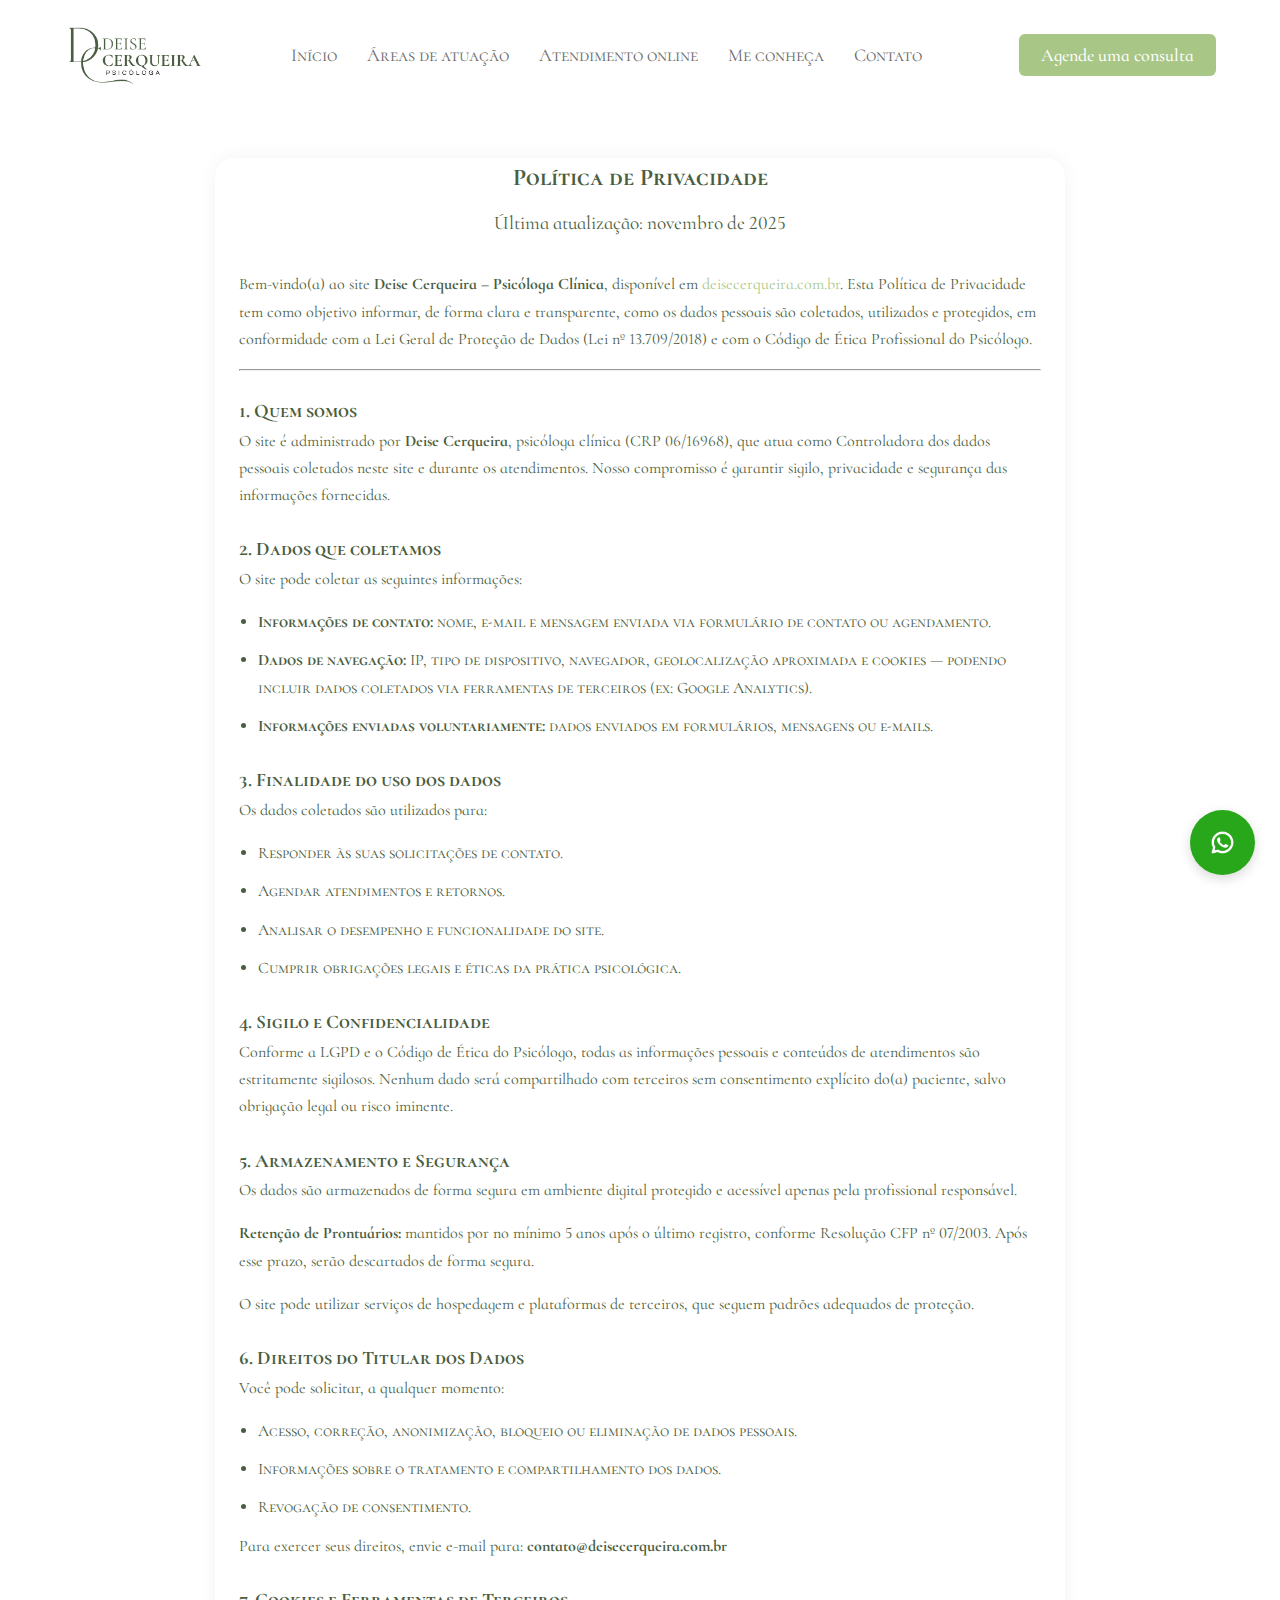
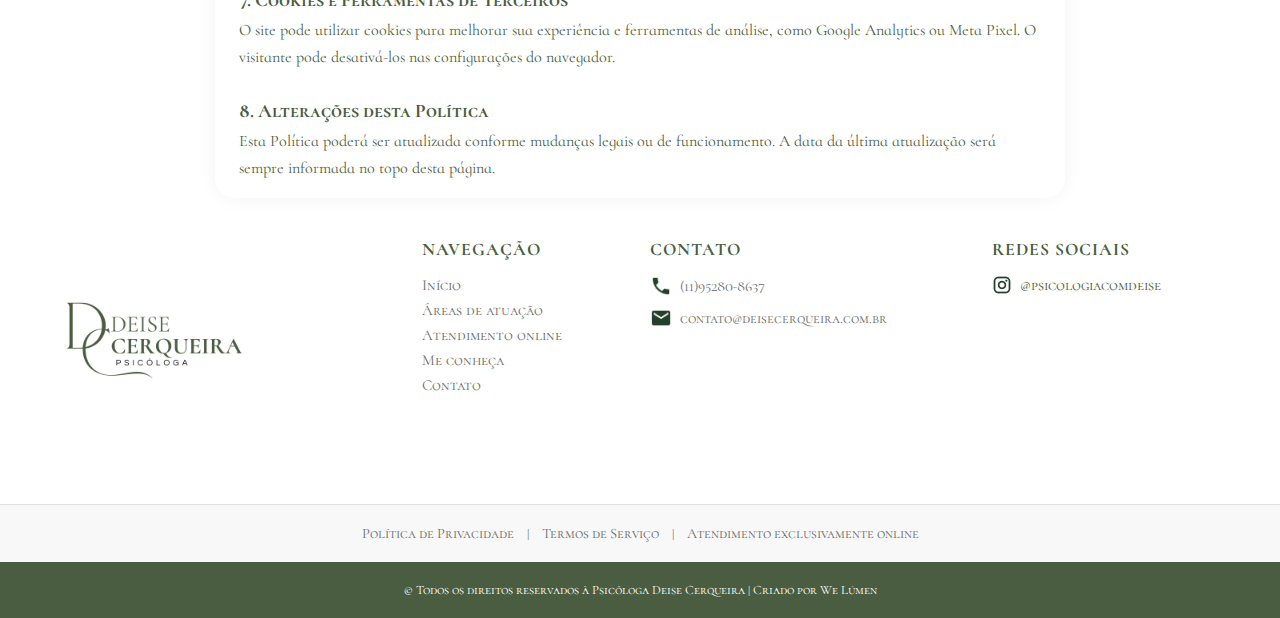
<file: src/html/PolíticadePrivacidade.html>
<!DOCTYPE html>
<html lang="pt-br">
  <head>
    <meta charset="UTF-8" />
    <meta name="viewport" content="width=device-width, initial-scale=1.0" />
    <title>Deise Cerqueira | Psicóloga</title>

    <!-- Importando fontes -->
    <link
      href="https://fonts.googleapis.com/css2?family=Cormorant+Infant:wght@400;500;600&family=Cormorant+SC:wght@400;500;600&display=swap"
      rel="stylesheet"
    />
    <link
      href="https://fonts.googleapis.com/css2?family=Cormorant+SC:wght@400;500;600;700&display=swap"
      rel="stylesheet"
    />
    <link rel="icon" type="image/png" href="/src/img/Logo - Deise 2.png" />
    <link rel="stylesheet" href="/src/css/style.css" />
    <script src="/src/js/menu.js" defer></script>
  </head>
  <a
    href="https://wa.me/+5511952808637"
    class="whatsapp-float"
    target="_blank"
    aria-label="Whatsapp"
  >
    <img src="/src/img/whatsapp.png" alt="WhatsApp" />
  </a>
  <body>
    <header>
      <nav class="navbar">
        <div class="navbar-content">
          <!-- LOGO -->
          <div class="logo">
            <img
              src="/src/img/Logo - Deise 2.png"
              alt="Logo Deise Cerqueira"
            />
          </div>

          <!-- MENU MOBILE -->
          <div class="menu-toggle">☰</div>

          <!-- LINKS -->
          <ul class="nav-links">
            <li><a href="index.html">Início</a></li>
            <li><a href="index.html#atuacao">Áreas de atuação</a></li>
            <li><a href="index.html#online">Atendimento online</a></li>
            <li><a href="index.html#sobre">Me conheça</a></li>
            <li><a href="index.html#contato">Contato</a></li>
          </ul>

          <!-- BOTÃO -->
          <div class="btn-consulta">
            <a href="https://wa.me/+5511952808637" target="_blank"
              >Agende uma consulta</a
            >
          </div>
        </div>
      </nav>
    </header>

    <main>
      <section class="privacy-policy">
  <div class="container">

    <h1>Política de Privacidade</h1>
    <p class="update">Última atualização: novembro de 2025</p>

    <p>
      Bem-vindo(a) ao site <strong>Deise Cerqueira – Psicóloga Clínica</strong>,
      disponível em <a href="https://deisecerqueira.com.br">deisecerqueira.com.br</a>.
      Esta Política de Privacidade tem como objetivo informar, de forma clara e transparente,
      como os dados pessoais são coletados, utilizados e protegidos, em conformidade com a
      Lei Geral de Proteção de Dados (Lei nº 13.709/2018) e com o Código de Ética Profissional do Psicólogo.
    </p>

    <hr>

    <!-- 1 -->
    <h2>1. Quem somos</h2>
    <p>
      O site é administrado por <strong>Deise Cerqueira</strong>, psicóloga clínica (CRP 06/16968),
      que atua como Controladora dos dados pessoais coletados neste site e durante os atendimentos.
      Nosso compromisso é garantir sigilo, privacidade e segurança das informações fornecidas.
    </p>

    <!-- 2 -->
    <h2>2. Dados que coletamos</h2>
    <p>O site pode coletar as seguintes informações:</p>

    <ul>
      <li><strong>Informações de contato:</strong> nome, e-mail e mensagem enviada via formulário de contato ou agendamento.</li>
      <li><strong>Dados de navegação:</strong> IP, tipo de dispositivo, navegador, geolocalização aproximada e cookies — podendo incluir dados coletados via ferramentas de terceiros (ex: Google Analytics).</li>
      <li><strong>Informações enviadas voluntariamente:</strong> dados enviados em formulários, mensagens ou e-mails.</li>
    </ul>

    <!-- 3 -->
    <h2>3. Finalidade do uso dos dados</h2>
    <p>Os dados coletados são utilizados para:</p>
    <ul>
      <li>Responder às suas solicitações de contato.</li>
      <li>Agendar atendimentos e retornos.</li>
      <li>Analisar o desempenho e funcionalidade do site.</li>
      <li>Cumprir obrigações legais e éticas da prática psicológica.</li>
    </ul>

    <!-- 4 -->
    <h2>4. Sigilo e Confidencialidade</h2>
    <p>
      Conforme a LGPD e o Código de Ética do Psicólogo, todas as informações pessoais e
      conteúdos de atendimentos são estritamente sigilosos. Nenhum dado será compartilhado
      com terceiros sem consentimento explícito do(a) paciente, salvo obrigação legal ou risco iminente.
    </p>

    <!-- 5 -->
    <h2>5. Armazenamento e Segurança</h2>
    <p>
      Os dados são armazenados de forma segura em ambiente digital protegido e acessível apenas pela profissional responsável.
    </p>

    <p><strong>Retenção de Prontuários:</strong> mantidos por no mínimo 5 anos após o último registro, conforme Resolução CFP nº 07/2003. Após esse prazo, serão descartados de forma segura.</p>

    <p>O site pode utilizar serviços de hospedagem e plataformas de terceiros, que seguem padrões adequados de proteção.</p>

    <!-- 6 -->
    <h2>6. Direitos do Titular dos Dados</h2>
    <p>Você pode solicitar, a qualquer momento:</p>

    <ul>
      <li>Acesso, correção, anonimização, bloqueio ou eliminação de dados pessoais.</li>
      <li>Informações sobre o tratamento e compartilhamento dos dados.</li>
      <li>Revogação de consentimento.</li>
    </ul>

    <p>Para exercer seus direitos, envie e-mail para: <strong>contato@deisecerqueira.com.br</strong></p>

    <!-- 7 -->
    <h2>7. Cookies e Ferramentas de Terceiros</h2>
    <p>
      O site pode utilizar cookies para melhorar sua experiência e ferramentas de análise,
      como Google Analytics ou Meta Pixel. O visitante pode desativá-los nas configurações do navegador.
    </p>

    <!-- 8 -->
    <h2>8. Alterações desta Política</h2>
    <p>
      Esta Política poderá ser atualizada conforme mudanças legais ou de funcionamento.
      A data da última atualização será sempre informada no topo desta página.
    </p>

  </div>
</section>

    </main>

    <!-- FOOTER -->
    <footer>
      <div class="footer-principal-conteudo">
        <div class="coluna-logo">
          <img
            src="/src/img/Logo - Deise 2.png"
            alt="Logo Deise Cerqueira Psicóloga"
            class="logo-footer"
          />
        </div>

        <div class="coluna-navegacao">
          <h3 class="titulo-coluna">NAVEGAÇÃO</h3>
          <ul class="lista-links">
            <li><a href="index.html">Início</a></li>
            <li><a href="index.html#atuacao">Áreas de atuação</a></li>
            <li><a href="index.html#online">Atendimento online</a></li>
            <li><a href="index.html#sobre">Me conheça</a></li>
            <li><a href="index.html#contato">Contato</a></li>
          </ul>
        </div>

        <div class="coluna-contato">
          <h3 class="titulo-coluna">CONTATO</h3>

          <p class="item-contato">
            <img
              src="/src/img/ic_baseline-phone.png"
              alt="Ícone Telefone"
              class="icone-contato-img"
            />
            <a
              href="https://wa.me/+5511952808637"
              target="_blank"
              class="link-contato"
              >(11)95280-8637</a
            >
          </p>

          <p class="item-contato">
            <img
              src="/src/img/material-symbols_mail.png"
              alt="Ícone E-mail"
              class="icone-contato-img"
            />
            <a href="mailto:contato@deisecerqueira.com.br" class="link-contato"
              >contato@deisecerqueira.com.br</a
            >
          </p>
        </div>

        <div class="bloco-redes">
          <h3 class="titulo-coluna">REDES SOCIAIS</h3>
          <a
            href="https://www.instagram.com/psicologiacomdeise"
            target="_blank"
            rel="noopener noreferrer"
            class="link-instagram"
          >
            <p class="perfil-insta">
              <img
                src="/src/img/mdi_instagram.png"
                alt="Ícone do Instagram"
                class="icone-instagram-img"
              />
              @psicologiacomdeise
            </p>
          </a>
        </div>
      </div>

      <div class="footer-faixa-legal">
        <p>
          <a href="/src/html/PolíticadePrivacidade.html">Política de Privacidade</a> |
          <a href="/src/html/TermosdeServiço.html">Termos de Serviço</a> |
          <a href="https://wa.me/+5511952808637" target="_blank"
            >Atendimento exclusivamente online</a
          >
        </p>
      </div>

      <div class="footer-copyright">
        <p>
          © Todos os direitos reservados à Psicóloga Deise Cerqueira |
          <a href="https://www.instagram.com/welumenoficial"
            >Criado por We Lúmen</a
          >
        </p>
      </div>
    </footer>

    <script src="/src/js/script.js"></script>
  </body>
</html>
</file>
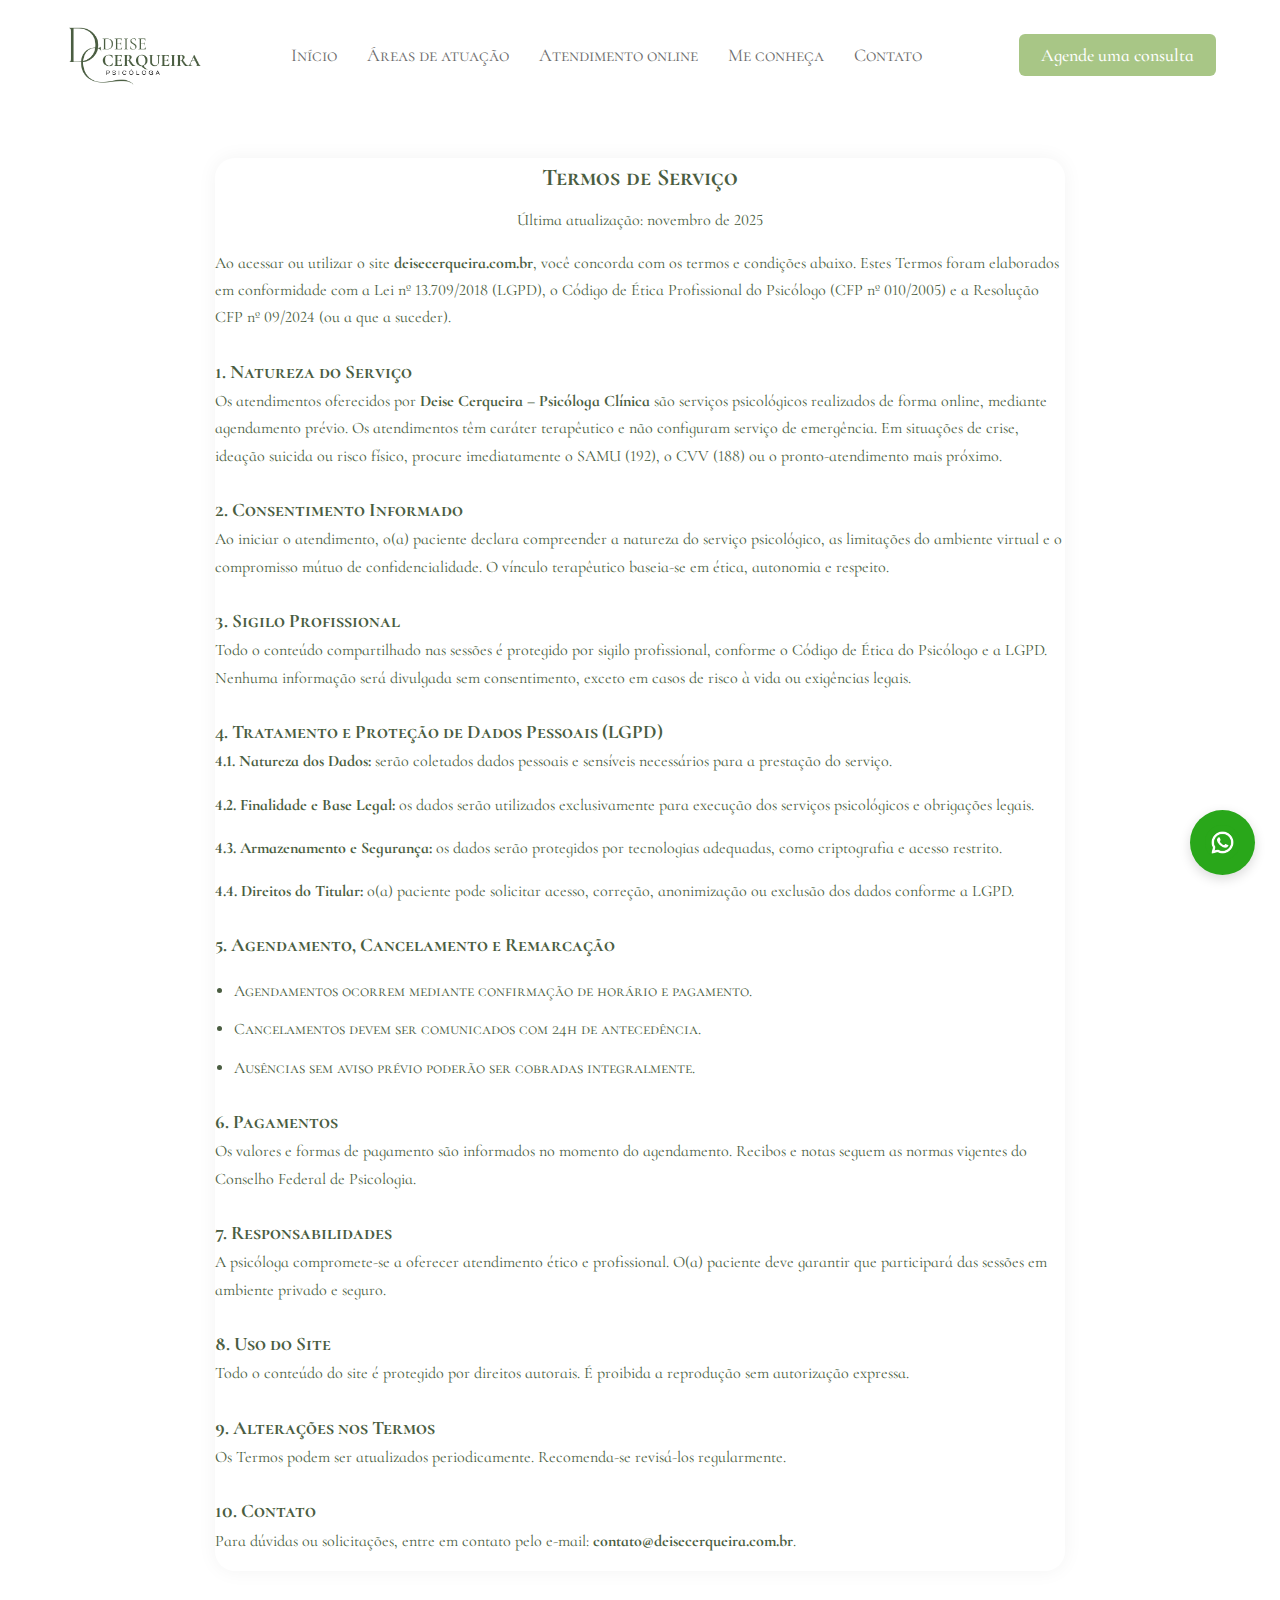
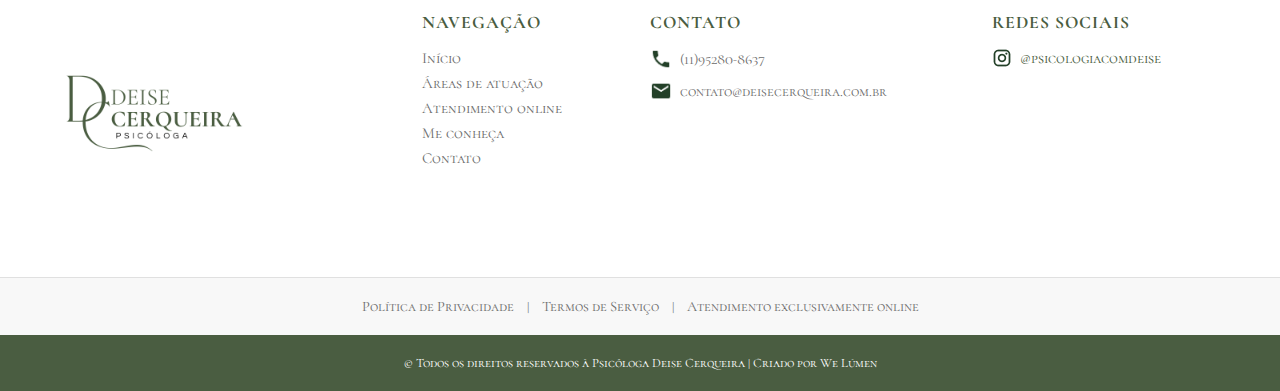
<file: src/html/TermosdeServiço.html>
<!DOCTYPE html>
<html lang="pt-br">
  <head>
    <meta charset="UTF-8" />
    <meta name="viewport" content="width=device-width, initial-scale=1.0" />
    <title>Deise Cerqueira | Psicóloga</title>

    <!-- Importando fontes -->
    <link
      href="https://fonts.googleapis.com/css2?family=Cormorant+Infant:wght@400;500;600&family=Cormorant+SC:wght@400;500;600&display=swap"
      rel="stylesheet"
    />
    <link
      href="https://fonts.googleapis.com/css2?family=Cormorant+SC:wght@400;500;600;700&display=swap"
      rel="stylesheet"
    />
    <link rel="icon" type="image/png" href="/src/img/Logo-Deise-2.png" />
    <link rel="stylesheet" href="/src/css/style.css" />
    <script src="/src/js/menu.js" defer></script>
  </head>
  <body>
      <a
    href="https://wa.me/+5511952808637"
    class="whatsapp-float"
    target="_blank"
    aria-label="Whatsapp"
  >
    <img src="/src/img/whatsapp.png" alt="WhatsApp" />
  </a>
    <header>
      <nav class="navbar">
        <div class="navbar-content">
          <!-- LOGO -->
          <div class="logo">
            <img
              src="/src/img/Logo-Deise-2.png"
              alt="Logo Deise Cerqueira"
            />
          </div>

          <!-- MENU MOBILE -->
          <div class="menu-toggle">☰</div>

          <!-- LINKS -->
          <ul class="nav-links">
            <li><a href="/index.html">Início</a></li>
            <li><a href="/index.html#atuacao">Áreas de atuação</a></li>
            <li><a href="/index.html#online">Atendimento online</a></li>
            <li><a href="/index.html#sobre">Me conheça</a></li>
            <li><a href="/index.html#contato">Contato</a></li>
          </ul>

          <!-- BOTÃO -->
          <div class="btn-consulta">
            <a href="https://wa.me/5511952808637" target="_blank"
              >Agende uma consulta</a
            >
          </div>
        </div>
      </nav>
    </header>

    <main>
      <section class="legal-container">
  <div class="legal-content">
    <h1>Termos de Serviço</h1>
    <p class="update">Última atualização: novembro de 2025</p>

    <p>
      Ao acessar ou utilizar o site <strong>deisecerqueira.com.br</strong>, você concorda com os
      termos e condições abaixo. Estes Termos foram elaborados em conformidade com a
      Lei nº 13.709/2018 (LGPD), o Código de Ética Profissional do Psicólogo (CFP nº 010/2005)
      e a Resolução CFP nº 09/2024 (ou a que a suceder).
    </p>

    <h2>1. Natureza do Serviço</h2>
    <p>
      Os atendimentos oferecidos por <strong>Deise Cerqueira – Psicóloga Clínica</strong> são serviços psicológicos realizados de forma online,
      mediante agendamento prévio. Os atendimentos têm caráter terapêutico e não configuram
      serviço de emergência. Em situações de crise, ideação suicida ou risco físico, procure
      imediatamente o SAMU (192), o CVV (188) ou o pronto-atendimento mais próximo.
    </p>

    <h2>2. Consentimento Informado</h2>
    <p>
      Ao iniciar o atendimento, o(a) paciente declara compreender a natureza do serviço
      psicológico, as limitações do ambiente virtual e o compromisso mútuo de confidencialidade.
      O vínculo terapêutico baseia-se em ética, autonomia e respeito.
    </p>

    <h2>3. Sigilo Profissional</h2>
    <p>
      Todo o conteúdo compartilhado nas sessões é protegido por sigilo profissional, conforme
      o Código de Ética do Psicólogo e a LGPD. Nenhuma informação será divulgada sem
      consentimento, exceto em casos de risco à vida ou exigências legais.
    </p>

    <h2>4. Tratamento e Proteção de Dados Pessoais (LGPD)</h2>

    <p><strong>4.1. Natureza dos Dados:</strong> serão coletados dados pessoais e sensíveis necessários para a prestação do serviço.</p>

    <p><strong>4.2. Finalidade e Base Legal:</strong> os dados serão utilizados exclusivamente para execução dos serviços psicológicos e obrigações legais.</p>

    <p><strong>4.3. Armazenamento e Segurança:</strong> os dados serão protegidos por tecnologias adequadas, como criptografia e acesso restrito.</p>

    <p><strong>4.4. Direitos do Titular:</strong> o(a) paciente pode solicitar acesso, correção, anonimização ou exclusão dos dados conforme a LGPD.</p>

    <h2>5. Agendamento, Cancelamento e Remarcação</h2>
    <ul>
      <li>Agendamentos ocorrem mediante confirmação de horário e pagamento.</li>
      <li>Cancelamentos devem ser comunicados com 24h de antecedência.</li>
      <li>Ausências sem aviso prévio poderão ser cobradas integralmente.</li>
    </ul>

    <h2>6. Pagamentos</h2>
    <p>
      Os valores e formas de pagamento são informados no momento do agendamento.
      Recibos e notas seguem as normas vigentes do Conselho Federal de Psicologia.
    </p>

    <h2>7. Responsabilidades</h2>
    <p>
      A psicóloga compromete-se a oferecer atendimento ético e profissional. O(a) paciente deve
      garantir que participará das sessões em ambiente privado e seguro.
    </p>

    <h2>8. Uso do Site</h2>
    <p>
      Todo o conteúdo do site é protegido por direitos autorais. É proibida a reprodução sem
      autorização expressa.
    </p>

    <h2>9. Alterações nos Termos</h2>
    <p>
      Os Termos podem ser atualizados periodicamente. Recomenda-se revisá-los
      regularmente.
    </p>

    <h2>10. Contato</h2>
    <p>
      Para dúvidas ou solicitações, entre em contato pelo e-mail:
      <strong>contato@deisecerqueira.com.br</strong>.
    </p>
  </div>
</section>

    </main>

    <!-- FOOTER -->
    <footer>
      <div class="footer-principal-conteudo">
        <div class="coluna-logo">
          <img
            src="/src/img/Logo-Deise-2.png"
            alt="Logo Deise Cerqueira Psicóloga"
            class="logo-footer"
          />
        </div>

        <div class="coluna-navegacao">
          <h3 class="titulo-coluna">NAVEGAÇÃO</h3>
          <ul class="lista-links">
            <li><a href="/index.html">Início</a></li>
            <li><a href="/index.html#atuacao">Áreas de atuação</a></li>
            <li><a href="/index.html#online">Atendimento online</a></li>
            <li><a href="/index.html#sobre">Me conheça</a></li>
            <li><a href="/index.html#contato">Contato</a></li>
          </ul>
        </div>

        <div class="coluna-contato">
          <h3 class="titulo-coluna">CONTATO</h3>

          <p class="item-contato">
            <img
              src="/src/img/ic_baseline-phone.png"
              alt="Ícone Telefone"
              class="icone-contato-img"
            />
            <a
              href="https://wa.me/+5511952808637"
              target="_blank"
              class="link-contato"
              >(11)95280-8637</a
            >
          </p>

          <p class="item-contato">
            <img
              src="/src/img/material-symbols_mail.png"
              alt="Ícone E-mail"
              class="icone-contato-img"
            />
            <a href="mailto:contato@deisecerqueira.com.br" class="link-contato"
              >contato@deisecerqueira.com.br</a
            >
          </p>
        </div>

        <div class="bloco-redes">
          <h3 class="titulo-coluna">REDES SOCIAIS</h3>
          <a
            href="https://www.instagram.com/psicologiacomdeise"
            target="_blank"
            rel="noopener noreferrer"
            class="link-instagram"
          >
            <p class="perfil-insta">
              <img
                src="/src/img/mdi_instagram.png"
                alt="Ícone do Instagram"
                class="icone-instagram-img"
              />
              @psicologiacomdeise
            </p>
          </a>
        </div>
      </div>

      <div class="footer-faixa-legal">
        <p>
          <a href="/src/html/PolíticadePrivacidade.html">Política de Privacidade</a> |
          <a href="/src/html/TermosdeServiço.html">Termos de Serviço</a> |
          <a href="https://wa.me/+5511952808637" target="_blank"
            >Atendimento exclusivamente online</a
          >
        </p>
      </div>

      <div class="footer-copyright">
        <p>
          © Todos os direitos reservados à Psicóloga Deise Cerqueira |
          <a href="https://www.instagram.com/welumenoficial"
            >Criado por We Lúmen</a
          >
        </p>
      </div>
    </footer>

    <script src="/src/js/script.js"></script>
  </body>
</html>
</file>
<file: src/css/style.css>
:root {
  --bg-body: #ffffff;
  --bg-navbar: #fafafa;
  --border-navbar: #dddddd;

  --text-default: #6B6B6B;
  --text-hover: #4A5D41;

  --btn-bg: #A8C686;
  --btn-hover: #4A5D41;
  --btn-text: #ffffff;

  --bg-hero: #EDEDE4;
  --text-main: #2C2C2C;
  --text-secondary: #444444;

  --bg-card-icon: #E8E3D4;
}


/* Reset básico */
* {
  margin: 0;
  padding: 0;
  box-sizing: border-box;
}

body {
  font-family: 'Cormorant SC', serif;
  color: var(--text-default);
  overflow-x: hidden;
  background-color: var(--bg-body);
}

.container {
  max-width: 1200px;
  margin: 0 auto;
  padding: 0 24px;
}
section,
footer,
header {
  width: 100%;
}

/* NAVBAR */
.menu-toggle {
    display: none;

  }
  header {
  background: #fff;
}
.navbar-content {
  max-width: 1200px;
  margin: 0 auto;
  padding: 0 24px;
  display: flex;
  justify-content: space-between;
  align-items: center;
}
.navbar {
   padding: 25px 0;
}

.navbar a {
  text-decoration: none;
  color: var(--text-default);
}

/* LOGO */
.logo {
  display: flex;
  align-items: center;
  justify-content: center;
  height: 60px; 
  overflow: visible; 
}

.logo img {
  height: 150px; 
  display: block;
  object-fit: contain; 
}

/* LINKS */
.nav-links {
  list-style: none;
  display: flex;
  gap: 30px;
  font-family: 'Cormorant SC', serif;
  align-items: center;
  justify-content: center; 
  margin: 0; 
  flex: none; 
}

.nav-links a {
  text-decoration: none;
  color: var(--text-default);
  font-size: 18px;
  transition: 0.3s;
   white-space: nowrap;
}

.nav-links a:hover {
  color: var(--btn-bg);
}

/* BOTÃO */
.btn-consulta {
  margin-left: 20px;
}
.btn-consulta a {
  background: var(--btn-bg);
  color: var(--btn-text);
  padding: 10px 22px;
  border-radius: 6px;
  text-decoration: none;
  font-size: 18px;
  font-weight: 500;
  font-family: 'Cormorant Infant', serif;
  transition: 0.3s;
  white-space: nowrap; 
}

.btn-consulta a:hover {
  background: var(--btn-hover);
}


/* HERO */
.hero {
  background: var(--bg-hero);
  height: 100vh; /* ocupa a tela inteira */
  display: flex;
  align-items: center; /* centraliza verticalmente */
}

.hero-container {
  display: grid;
  grid-template-columns: 1fr 1fr;
  align-items: center;
  gap: 40px;
  max-width: 1200px;
  width: 100%;
  height: 100%; /* ocupa 100% do hero */
  padding: 0 24px;
  
}

.bemvindo-label {
  font-size: 1.5rem;
  color: var(--text-hover);
  border-left: 4px solid var(--text-hover);
  padding-left: 8px;
  margin-bottom: 1rem;
  font-family: 'Cormorant SC', serif;
}
/* TEXTO */
.hero-text {
  max-width: 520px;
  text-align: left;
  padding-left: 40px; /* espaçamento da lateral */
}

.hero-text h1 {
  font-family: 'Cormorant SC', serif;
  font-size: 20px;
  font-weight: 450;
  line-height: 1.4;
  color: var(--text-main);
  margin-bottom: 16px;
}

.hero-text p {
  font-family: 'Cormorant Infant', serif;
  font-size: 20px;
  color: var(--text-secondary);
}

/* IMAGEM */
.hero-image {
  width: 100%;
  height: 100%;
  overflow: hidden;
  position: relative;
}

.hero-image img {
  width: 100%;
  height: 100%; /* ocupa o hero inteiro */
  object-fit: cover;
  object-position: top;
  display: block;
}

/* GRADIENTE */
.hero-image::before {
  content: "";
  position: absolute;
  top: 0;
  left: 0;
  width: 100%;
  height: 100%;
  background: linear-gradient(to right,
    rgba(237, 237, 228, 1) 0%,
    rgba(237, 237, 228, 1) 0%,
    rgba(237, 237, 228, 0) 45%,
    rgba(237, 237, 228, 0) 100%
  );
  pointer-events: none;
}

/* SEÇÃO ÁREAS DE ATUAÇÃO */
.atuacao {
  background: var(--bg-hero);
  padding: 2rem 1.5rem;
  min-height: 100vh; /* ocupa a tela inteira */
  display: flex;
  flex-direction: column;
  justify-content: center; /* centraliza tudo dentro */
}

.atuacao-label {
  font-size: 1.5rem;
  font-style: normal;
  color: var(--text-hover);
  border-left: 4px solid var(--text-hover);
  padding-left: 8px;
  margin-bottom: 2rem;
  text-align: left;
  font-family: 'Cormorant SC', serif;
}
.cards {
  display: grid;
  grid-template-columns: repeat(3, 1fr);
  gap: 20px;
  margin-top: 20px;
}
.card {
  position: relative;
  background: var(--bg-body);
  border-radius: 20px;
  padding: 12px 14px;
  text-align: center;
  border-left: 8px solid var(--text-hover);
  box-shadow: 0 4px 8px rgba(0, 0, 0, 0.05);
  transition: transform 0.3s ease;
}

/* Pontinha EMBAIXO (balão de fala) */
.card::after {
  content: "";
  position: absolute;
  bottom: 1px; /* ajusta altura para sair da quina */
  right: -8px; /* empurra para fora do card */
  width: 0;
  height: 0;

  border-top: 10px solid transparent;  
  border-bottom: 10px solid transparent;
  border-left: 12px solid var(--bg-body); /* cor da pontinha */
  transform: rotate(20deg); /* inclinação igual à imagem */
}

.card:hover {
  transform: translateY(-5px);
}


.card:hover {
  transform: translateY(-5px);
}


.card-icon {
  background: var(--bg-card-icon);
   width: 40px;
  height: 40px;
  display: flex;
  align-items: center;
  justify-content: center;
  border-radius: 50%;
  margin: 0 auto 20px auto;
}

.card-icon img {
   width: 25px;
  height: 25px;
}

.card h3 {
   font-size: 1.6rem;
  font-family: 'Cormorant Infant', serif;
  color: var(--text-hover);
  margin-bottom: 15px;
}

.card p {
  font-family: 'Cormorant Infant', serif;
  font-size: 1.3rem;
  line-height: 1.6;
  color: var(--text-secondary);
  text-align:center;
  margin-bottom: 1rem;
}
/* SEÇÃO PSICOTERAPIA ONLINE */
.online {
  background: var(--bg-hero);
  padding: 4rem 2rem;
  min-height: 100vh;   /* ↳ faz ocupar a tela inteira */
  display: flex;
  flex-direction: column;
  justify-content: center; /* ↳ centraliza conteúdo verticalmente */
}

.online-label {
  font-size: 1.5rem;
  font-style: normal;
  color: var(--text-hover);
  border-left: 4px solid var(--text-hover);
  padding-left: 8px;
  margin-bottom: 2rem;
  text-align: left;
  font-family: 'Cormorant SC', serif;
}

.online-cards {
  display: grid;
  grid-template-columns: repeat(auto-fit, minmax(280px, 1fr));
  gap: 30px;
  max-width: 1100px;
  margin: 0 auto 3rem auto;
}

.online-card {
  background: var(--bg-card-icon);
  /* Bege claro */
  border-radius: 10px;
  padding: 25px 20px;
  text-align: center;
  box-shadow: 0 2px 6px rgba(0, 0, 0, 0.08);
}

.online-card h3 {
  font-size: 1.6rem;
  font-family: 'Cormorant Infant', serif;
  color: var(--text-hover);
  margin-bottom: 15px;
}

.online-card p {
  font-family: 'Cormorant Infant', serif;
  font-size: 1.3rem;
  line-height: 1.6;
  color: var(--text-secondary);
}


/* Sobre Mim */

.sobre {
  background: var(--bg-body);
  /* Cor de fundo branca */
  padding: 60px 20px;
}

.sobre-label {
  font-size: 1.5rem;
  font-style: normal;
  color: var(--text-hover);
  border-left: 4px solid var(--text-hover);
  padding-left: 8px;
  margin-bottom: 2rem;
  text-align: left;
  font-family: 'Cormorant SC', serif;
}

.sobre-container {
  max-width: 1100px;
  margin: 0 auto;
  display: flex;
  gap: 40px;
  align-items: center;
  flex-wrap: wrap;
}

.sobre-imagem img {
  width: 380px;
  height: 550px; /* define uma altura fixa para permitir o crop */
  object-fit: cover; /* mantém proporção e faz o corte automático */
  object-position: center top; /* foca mais na parte superior da imagem */
  border-top-left-radius: 40px;
  border-bottom-left-radius: 0px;
  border-top-right-radius: 0px;
  border-bottom-right-radius: 40px;
}


.sobre-texto {
  flex: 1;
  color: #2e2e2e;
}

.sobre-texto .nome {
  font-family: 'Cormorant SC', serif;
  font-size: 1.6rem;
  font-weight: 600;
  margin-bottom: 20px;
}

.sobre-texto p {
  font-family: 'Cormorant Infant', sans-serif;
  font-size: 1.2rem;
  line-height: 1.7;
  margin-bottom: 16px;
  text-align: justify;
}


/* FAQ Container */
.faq {
  max-width: 700px;
  margin: 0 auto;
}

/* Título da FAQ */
.faq h2 {
  font-weight: normal;
  font-size: 34px;
  margin-bottom: 5px;
  position: relative;
}

.faq h2::before {
  content: '';
  display: inline-block;
  width: 6px;
  height: 28px;
  background-color: var(--btn-hover);
  margin-right: 10px;
  vertical-align: middle;
}

/* Bloco de cada item FAQ */
.faq-item {
  margin-bottom: 10px !important; /* reduz drasticamente o espaço entre uma FAQ e outra */
  padding-top: 0;
}

/* Pergunta da FAQ */
.faq-question {
  width: 100%;
  background-color: var(--bg-hero);
  border: none;
  border-radius: 10px;
  padding: 18px 22px;
  text-align: left;
  font-family: 'Cormorant Infant', serif;
  font-size: 20px;
  font-weight: bold; /* perguntas em negrito */
  cursor: pointer;
  display: flex;
  justify-content: space-between;
  align-items: center;
  transition: background 0.3s, transform 0.2s;
}

.faq-question:hover {
  background-color: var(--bg-hero);
  transform: scale(1.01);
}

/* Resposta da FAQ */
.faq p {
  font-size: 18px;
  color: var(--btn-hover);
   margin-top: 5px;
  margin-bottom: 5px;  text-align: left;
  font-family: 'Cormorant Infant', serif;
  font-weight: normal;
  line-height: 1.5;
}

/* Ícone da FAQ */
.faq-icon {
  width: 22px;
  height: 22px;
  transition: transform 0.3s;
}

/* Ícone girando quando ativo */
.faq-item.active .faq-icon {
  transform: rotate(45deg);
}



/*CTA*/

.cta {
  display: grid;
  grid-template-columns: 1fr 1fr;
  align-items: center;
  gap: 0;
  background: var(--green-dark, --btn-hover);
  border-radius: 8px;
  overflow: hidden;
  box-shadow: 0 4px 12px rgba(0, 0, 0, 0.1);
  margin: 2rem auto;
  max-width: 1100px;
}

.cta-image img {
  width: 100%;
  height: 100%;
  object-fit: cover;
  display: block;
}

.cta-content {
  padding: 2rem;
  text-align: center;
  color: var(--btn-text);
}

.cta-content h2 {
  font-size: 1.5rem;
  margin-bottom: 1rem;
  font-weight: bold;
  text-transform: uppercase;
}

.cta-content p {
  font-size: 1rem;
  margin-bottom: 1.5rem;
  line-height: 1.6;
}

.cta-icon {
  margin-bottom: 1rem;
}

.cta-icon img {
  width: 60px;
  height: 60px;
}

.cta-button {
  display: inline-block;
  background: var(--btn-bg);
  color: var(--btn-hover);
  padding: 0.75rem 1.5rem;
  border-radius: 6px;
  font-weight: 600;
  text-decoration: none;
  transition: background 0.3s, transform 0.2s;
}

.cta-button:hover {
  background: var(--btn-bg);
  transform: translateY(-2px);
}

/* Section centralizada - CONTATO*/

.secao-contato-whatsapp {
  /* Usa Flexbox para colocar as colunas lado a lado */
  display: flex;
  max-width: 1000px;
  /* Largura máxima da seção */
  margin: 40px auto;
  /* Centraliza a seção na página */
  box-shadow: 0 4px 8px rgba(0, 0, 0, 0.1);
  /* Sombra sutil */
}

/* --- Coluna da Imagem (Esquerda) --- */
.coluna-imagem {
  /* Ocupa a largura da imagem na foto (aprox. 40% - ajuste conforme necessário) */
  flex: 0 0 40%;
  overflow: hidden;
  /* Garante que a imagem se ajuste ao container */
  border-radius: 25px 0 0 25px;
  /* Bordas arredondadas apenas no lado esquerdo */
}

.imagem-principal {
  width: 100%;
  height: 100%;
  /* O `object-fit: cover` garante que a imagem cubra o espaço
       sem distorcer, cortando o que for necessário */
  object-fit: cover;
  display: block;
}

/* --- Coluna do Conteúdo (Direita) --- */
.coluna-conteudo {
  /* Ocupa o restante do espaço (aprox. 60% - ajuste conforme necessário) */
  flex: 1;
  background-color: var(--btn-hover);
  /* Cor de fundo escura (verde musgo da imagem) */
  padding: 20px 60px;
  /* Espaçamento interno */
  color: var(--btn-text);
  /* Cor do texto claro */
  position: relative;
  /* Para posicionar o ícone de cérebro */
  display: flex;
  /* Para centralizar o conteúdo verticalmente se necessário */
  flex-direction: column;
  justify-content: center;
  align-items: flex-start;
  border-radius: 0 25px 25px 0;
  /* Bordas arredondadas apenas no lado direito */
}

.titulo-conversar {
  font-family: 'Cormorant SC', serif;
  /* Exemplo de fonte serifada */
  font-size: 2em;
  font-weight: 400;
  /* Não é negrito */
  margin-bottom: 20px;
  align-self: center;
  /* Alinha o título à direita/fim */
  text-transform: uppercase;
}

.icone-cerebro-fundo {
  /* Círculo verde claro com o ícone dentro */
  position: absolute;
  top: 50%;
  left: 0;
  transform: translate(-50%, -50%);
  /* Move 50% para a esquerda e cima para centralizar na borda */
  width: 150px;
  height: 150px;
  border-radius: 50%;
  background-color: var(--btn-bg);
  /* Cor de fundo do círculo */
  display: flex;
  justify-content: center;
  align-items: center;
}

.icone-cerebro {
  width: 60%;
  height: 60%;
  /* A cor e o traço do SVG foram definidos no HTML, 
       mas podem ser ajustados aqui se o ícone for uma imagem */
}

.texto-chamada {
  font-family: 'Cormorant Infant', serif;
  /* Exemplo de fonte serifada com boa leitura */
  font-size: 1.2em;
  line-height: 1.6;
  margin-bottom: 20px;
  padding-left: 100px;
  /* Adiciona espaço à esquerda por causa do círculo */
  max-width: 80%;
  /* Limita a largura do texto */
}

/* --- Estilo do Botão --- */
.botao-whatsapp {
  display: inline-block;
  padding: 15px 30px;
  background-color: var(--btn-bg);
  /* Cor verde claro do botão */
  color: var(--btn-hover);
  /* Cor do texto do botão */
  text-decoration: none;
  font-family: 'Lora', serif;
  font-size: 1.1em;
  font-weight: bold;
  border-radius: 5px;
  transition: background-color 0.3s;
  align-self: flex-start;
  /* Alinha o botão à esquerda/início */
  margin-left: 100px;
  /* Adiciona espaço à esquerda por causa do círculo */
}

.botao-whatsapp:hover {
  background-color: #C5E5B9;
}

.whatsapp-float {
  position: fixed;
  bottom: 25px;
  right: 25px;
  width: 65px;
  height: 65px;
  background: #29a71a;
  border-radius: 50%;
  display: flex;
  align-items: center;
  justify-content: center;
  box-shadow: 0 4px 12px rgba(0, 0, 0, 0.15);
  z-index: 999;
  transition: transform 0.3s ease, box-shadow 0.3s ease;
}

.whatsapp-float img {
  width: 35px;
  height: 35px;
}

.whatsapp-float:hover {
  transform: scale(1.1);
  box-shadow: 0 6px 16px rgba(0, 0, 0, 0.25);
}

/* --- Estilos Gerais do Rodapé --- */
footer {
  font-family: 'Cormorant SC', serif;
  color: var(--text-default);

  /* Adiciona a linha de separação sutil no topo do rodapé */
  border-top: 1px solid var(--btn-text);
  /* 1px de espessura, linha sólida, cor cinza bem clara */

  /* Adiciona um pouco de espaço acima da linha */
  padding-top: 40px;
}

/* Container Principal das Colunas (fundo claro) */
.footer-principal-conteudo {
  display: flex;
  justify-content: space-between;
  /* Distribui as colunas */
  align-items: flex-start;
  /* Alinha o conteúdo ao topo */
  max-width: 1200px;
  /* Largura máxima para centralizar o conteúdo */
  margin: 0 auto;
  padding: 0 20px 60px 20px;
}

.footer-principal-conteudo a {
  text-decoration: none;
  color: inherit;
  /* Mantém a cor do texto do container pai */
}

.footer-principal-conteudo a:hover {
  text-decoration: underline;
  /* Opcional: só sublinha ao passar o mouse */
}

.titulo-coluna {
  font-size: 1.1em;
  font-weight: bold;
  color: var(--btn-hover);
  /* Cor verde musgo */
  margin-bottom: 15px;
  letter-spacing: 1px;
}

/* --- COLUNA 1: LOGO --- */
.coluna-logo {
  flex: 1.5;
  /* Dá mais espaço para a logo se necessário */
  padding-right: 20px;
}

.logo-footer {
  max-width: 200px;
  /* Ajuste o tamanho da logo */
  height: auto;
}

/* --- COLUNA 2: NAVEGAÇÃO --- */
.coluna-navegacao {
  flex: 1;
}

.lista-links {
  list-style: none;
  padding: 0;
  margin: 0;
}

.lista-links li {
  margin-bottom: 5px;
}

.lista-links a {
  color: var(--text-default);
  text-decoration: none;
  font-size: 0.95em;
}

.lista-links a:hover {
  text-decoration: underline;
}

/* --- COLUNA 3: CONTATO --- */
.coluna-contato {
  flex: 1.5;
}

/* Estilização para as Imagens dos Ícones de Contato (Telefone e Email) */
.icone-contato-img {
  width: 22px;
  /* Define a largura do ícone (ajuste para o seu tamanho ideal) */
  height: auto;
  /* Mantém a proporção da imagem */
  margin-right: 8px;
  /* Espaçamento entre o ícone e o texto do link */
  vertical-align: middle;
  /* Ajuda a centralizar a imagem verticalmente */
}

/* Garante o alinhamento correto dos itens (o link e a imagem) */
.item-contato {
  font-size: 0.95em;
  margin-bottom: 10px;
  display: flex;
  /* Essencial para alinhar a imagem e o texto */
  align-items: center;
  /* Alinha o conteúdo verticalmente no centro */
}

/* Estilização para os links (garantindo que não fiquem sublinhados) */
.link-contato {
  color: inherit;
  text-decoration: none;
  font-size: 0.95em;
}

.link-contato:hover {
  text-decoration: underline;
}

/* Remova o CSS anterior que formatava os spans, caso tenha adicionado: */
/*
.icone-telefone, .icone-email { 
    ... 
}
*/

.item-contato {
  font-size: 0.95em;
  margin-bottom: 10px;
  display: flex;
  align-items: center;
}

/* Estilização para Ícones (Ajuste se usar Font Awesome) */
.icone-telefone,
.icone-email {
  margin-right: 5px;
  color: var(--btn-hover);
  /* Cor dos ícones */
  font-size: 1.1em;
}

.bloco-redes {
  flex: 1;
  /* Menos espaço para redes sociais */
}

/* Estilização para a imagem do ícone do Instagram */
.icone-instagram-img {
  width: 20px;
  /* Largura do ícone (ajuste conforme necessário) */
  height: auto;
  /* Mantém a proporção da imagem */
  vertical-align: middle;
  /* Ajuda a alinhar o ícone verticalmente com o texto */
  margin-right: 8px;
  /* Espaçamento entre o ícone e o texto "@DEISECERQUEIRA" */
  /* Você pode ajustar a cor do ícone se for SVG e quiser mudar via CSS,
       mas para PNG/JPG, a cor já está na imagem. */
}

/* Garante que o parágrafo do perfil use flexbox para melhor alinhamento */
.perfil-insta {
  font-size: 0.95em;
  color: var(--btn-hover);
  /* Destaque o perfil na cor verde musgo */
  margin-top: 0;
  margin-bottom: 0;
  display: flex;
  /* Permite alinhar itens dentro do parágrafo */
  align-items: center;
  /* Alinha verticalmente a imagem e o texto */
}

/* Opcional: Efeito de sublinhado ao passar o mouse */
.link-instagram:hover .perfil-insta {
  text-decoration: underline;
}

.footer-faixa-legal {
  text-align: center;
  padding: 20px 0;
  background-color: #F8F8F8;
  border-top: 1px solid #E0E0E0;
  /* Linha de separação suave */
  font-size: 0.9em;
}

.footer-faixa-legal a {
  color: var(--text-default);
  text-decoration: none;
  padding: 0 10px;
}

.footer-faixa-legal a:hover {
  text-decoration: underline;
}


/* Faixa do Copyright (fundo escuro) */
.footer-copyright {
  background-color: var(--btn-hover);
  /* Cor verde musgo */
  color: #FFFFFF;
  /* Texto branco */
  text-align: center;
  padding: 20px 0;
  font-size: 0.8em;
}

.footer-copyright p {
  margin: 0;
}

/* Estilização específica do link "Criado por We Lúmen" dentro do copyright */
.footer-copyright a {
  /* Garante que o link seja branco, como o restante do texto do copyright */
  color: #FFFFFF;

  /* Remove o sublinhado padrão */
  text-decoration: none;

  /* Opcional: torna o texto um pouco mais fino ou mantém o padrão */
  font-weight: normal;
}

/* Efeito ao passar o mouse */
.footer-copyright a:hover {
  /* Adiciona um sublinhado sutil ao passar o mouse */
  text-decoration: underline;

  /* Opcional: usa a cor do botão (verde musgo) para o hover, 
       mas neste contexto, branco é melhor para a legibilidade sobre o fundo verde. */
  /* color: var(--btn-hover);  */

  /* Se quiser um efeito de cor sutil, pode-se usar um branco mais claro ou cinza */
  /* color: rgba(255, 255, 255, 0.8); */
}

.legal-container,
.privacy-policy {
   padding-top: 3rem !important;
  background: var(--bg-body);
  display: flex;
  justify-content: center;
}

/* ===== CAIXA DE CONTEÚDO ===== */
.legal-content,
.privacy-policy .container {
  max-width: 850px;
  background: var(--bg-card);
  margin-top: 0 !important;
  padding-top: 0;
  border-radius: 20px;
  box-shadow: 0 0 20px rgba(0,0,0,0.05);
  line-height: 1.7;
  color: var(--btn-hover);
}

/* ===== TÍTULO PRINCIPAL ===== */
.legal-content h1,
.privacy-policy h1 {
  text-align: center;
  font-size: 1.5rem;
  margin-bottom: 0.5rem;
  font-family: "Cormorant SC", serif;
  color: var(--text-hover);
}

/* ===== DATA DE ATUALIZAÇÃO ===== */
.update,
.privacy-policy .update {
  text-align: center;
  font-size: 1.2rem;
  margin-bottom: 2rem;
  color: var(--btn-hover);
}

/* ===== SUBTÍTULOS ===== */
.legal-content h2,
.privacy-policy h2 {
  margin-top: 1.5rem;
  font-size: 1.2rem;
  font-family: "Cormorant SC", serif;
  color: var(--text-hover);
}

/* ===== PARÁGRAFOS ===== */
.legal-content p,
.privacy-policy p {
  margin-bottom: 1rem;
  font-size: 1rem;
  color: var(--btn-hover);
  font-family: "Cormorant Infant", serif;
}

/* ===== LISTAS ===== */
.legal-content ul,
.privacy-policy ul {
  padding-left: 1.2rem;
  margin-top: 1rem;
}

.legal-content ul li,
.privacy-policy ul li {
  margin-bottom: 0.7rem;
}

/* ===== LINKS ===== */
.privacy-policy a,
.legal-content a {
  color: var(--btn-bg);
  text-decoration: none;
}

.privacy-policy a:hover,
.legal-content a:hover {
  text-decoration: underline;
}

/* ===== RESPONSIVO ===== */
/* Desktops grandes */

  @media (min-width: 1600px) {
    .container {
    max-width: 1400px;
  }

  .hero-container {
    gap: 120px;
  }

  .hero-text h1 {
    font-size: 38px;
  }

  .hero-text p {
    font-size: 18px;
  }
  .hero-container {
    max-width: 1400px;
    gap: 120px;
  }

  .hero-text {
    max-width: 600px;
  }

  .hero-text h1 {
    font-size: 36px;
  }

  .hero-text p {
    font-size: 30px;
  }

  .bemvindo-label {
    font-size: 1.8rem;
  }
}
@media (max-width: 1440px) {}

/* Notebooks */
@media (max-width: 1200px) {
   .cards {
    grid-template-columns: repeat(2, 1fr);
    gap: 25px;
  }
  .online {
    padding: 3.5rem 2rem;
    min-height: auto;
  }

  .online-cards {
    gap: 25px;
  }

  .online-card h3 {
    font-size: 1.5rem;
  }

  .online-card p {
    font-size: 1.2rem;
  }
  .sobre {
    padding: 50px 20px;
  }

  .sobre-container {
    gap: 30px;
  }

  .sobre-imagem img {
    width: 320px;
    height: 480px;
  }

  .sobre-texto .nome {
    font-size: 1.5rem;
  }

  .sobre-texto p {
    font-size: 1.15rem;
  }
}

@media (max-width: 1024px) {
  .secao-contato-whatsapp {
    max-width: 900px;
  }

  .coluna-conteudo {
    padding: 20px 40px;
  }

  .titulo-conversar {
    font-size: 1.8em;
  }

  .texto-chamada {
    font-size: 1.1em;
    padding-left: 90px;
  }

  .botao-whatsapp {
    margin-left: 90px;
  }

  .footer-principal-conteudo {
    gap: 40px;
  }

  .coluna-logo {
    flex: 1.2;
  }

  .coluna-contato,
  .coluna-navegacao {
    flex: 1;
  }
}

/* Tablets grandes */
@media (max-width: 992px) {
  .navbar {
    padding: 20px 30px;
  }

  .logo img {
    height: 120px;
  }

  .nav-links a {
    font-size: 17px;
  }

  .btn-consulta a {
    font-size: 17px;
    padding: 9px 20px;
  }

   .hero {
    height: auto;
    padding: 60px 0;
  }

  .hero-container {
    max-width: 900px;
    gap: 40px;
  }

  .hero-text h1 {
    font-size: 18px;
  }

  .hero-text p {
    font-size: 14px;
  }

  .hero-image img {
    object-position: top;
  }
}

/* Tablets padrão (768px) */
@media (max-width: 768px) {
  .navbar {
    padding: 18px 25px;
  }

  /* Mostra o menu hamburguer */
  .menu-toggle {
    display: block;
    font-size: 30px;
    cursor: pointer;
    color: var(--text-default);
    z-index: 1001;
  }

  .nav-links {
    position: fixed;
    top: 0;
    right: -100%;
    width: 70%;
    height: 100vh;
    background: var(--bg-body);
    flex-direction: column;
    gap: 40px;
    padding-top: 120px;
    transition: 0.4s ease;
    border-left: 1px solid var(--border-navbar);
    z-index: 1000;
  }

  /* Ativo quando abre o menu */
  .nav-links.active {
    right: 0;
  }

  .nav-links a {
    font-size: 22px;
  }

  /* Botão dentro do menu lateral */
  .btn-consulta {
    margin-left: 0;
  }

  .btn-consulta a {
    font-size: 20px;
    padding: 12px 25px;
  }

  /* Reduz logo */
  .logo img {
    height: 110px;
  }

  .hero {
    height: auto;
    padding: 60px 20px;
  }

  .hero-container {
    grid-template-columns: 1fr;
    text-align: center;
    height: auto;
  }

  .hero-text {
    max-width: 100%;
    padding-left: 0;
    text-align: center;
  }

  .bemvindo-label {
    margin: 0 auto 1rem auto;
    font-size: 1.3rem;
    border-left: none;
    border-bottom: 3px solid var(--text-hover);
    display: inline-block;
    padding: 0 0 5px 0;
  }

  .hero-text h1 {
    font-size: 19px;
    margin-bottom: 15px;
  }

  .hero-text p {
    font-size: 15px;
  }

  .hero-image {
    height: 330px;
  }

  .hero-image img {
    height: 100%;
    object-fit: cover;
  }

  /* Ajusta o gradiente para mobile */
  .hero-image::before {
    background: linear-gradient(to bottom,
      rgba(237, 237, 228, 1) 0%,
      rgba(237, 237, 228, 0.6) 40%,
      rgba(237, 237, 228, 0) 80%
    );
  }
   .atuacao {
    padding: 3rem 1.5rem;
    min-height: auto;
  }

  .atuacao-label {
    font-size: 1.3rem;
    margin-bottom: 1.5rem;
    border-left: none;
    border-bottom: 3px solid var(--text-hover);
    padding-left: 0;
    padding-bottom: 6px;
    display: inline-block;
  }

  .atuacao h2 {
    font-size: 1.4rem;
    margin-bottom: 2rem;
  }

  .cards {
    grid-template-columns: 1fr;
    gap: 25px;
  }

  .card {
    padding: 20px 20px;
  }

  .card-icon {
    width: 50px;
    height: 50px;
    margin-bottom: 15px;
  }

  .card-icon img {
    width: 28px;
  }

  .card h3 {
    font-size: 1.5rem;
  }

  .card p {
    font-size: 1.2rem;
  }

  /* Ajuste da pontinha (balão de fala) no mobile */
  .card::after {
    bottom: -5px;
    right: -6px;
    border-top: 8px solid transparent;
    border-bottom: 8px solid transparent;
    border-left: 10px solid var(--bg-body);
    transform: rotate(20deg);
  }
  .online {
    padding: 3rem 1.5rem;
    min-height: auto; /* não ocupa a tela inteira no mobile */
  }

  .online-label {
    font-size: 1.3rem;
    margin-bottom: 1.5rem;
    border-left: none;
    border-bottom: 3px solid var(--text-hover);
    padding-left: 0;
    padding-bottom: 6px;
    display: inline-block;
  }

  .online-cards {
    grid-template-columns: 1fr;
    max-width: 600px;
    gap: 22px;
  }

  .online-card {
    padding: 22px 18px;
  }

  .online-card h3 {
    font-size: 1.4rem;
  }

  .online-card p {
    font-size: 1.15rem;
  }
  .sobre {
    padding: 45px 20px;
  }

  .sobre-label {
    font-size: 1.3rem;
    margin-bottom: 1.5rem;
    border-left: none;
    border-bottom: 3px solid var(--text-hover);
    padding-left: 0;
    padding-bottom: 6px;
    display: inline-block;
  }

  .sobre-container {
    flex-direction: column;
    align-items: center;
    text-align: center;
  }

  .sobre-imagem img {
    width: 280px;
    height: 430px;
    border-radius: 30px; /* mais suave no mobile */
    object-position: center top;
  }

  .sobre-texto {
    text-align: left;
    max-width: 600px;
  }

  .sobre-texto .nome {
    font-size: 1.4rem;
    text-align: center;
  }

  .sobre-texto p {
    font-size: 1.1rem;
    text-align: justify;
  }

  .faq {
    padding: 40px 20px;
  }

  .faq h2 {
    font-size: 30px;
  }

  .faq h2::before {
    height: 24px;
  }

  .faq-question {
    padding: 16px 18px;
    font-size: 18px;
  }

  .faq p {
    font-size: 17px;
  }

  .faq-icon {
    width: 20px;
    height: 20px;
  }

  .secao-contato-whatsapp {
    flex-direction: column;
    margin: 30px 20px;
    border-radius: 25px;
    overflow: hidden;
  }

  .coluna-imagem {
    flex: none;
    height: 260px;
    border-radius: 25px 25px 0 0;
  }

  .coluna-conteudo {
    padding: 60px 30px 40px;
    border-radius: 0 0 25px 25px;
    align-items: center;
    text-align: center;
  }

  .icone-cerebro-fundo {
    position: relative;
    transform: none;
    left: auto;
    top: auto;
    margin-bottom: 20px;
    width: 120px;
    height: 120px;
  }

  .titulo-conversar {
    font-size: 1.6em;
    margin-bottom: 15px;
    align-self: center;
  }

  .texto-chamada {
    padding-left: 0;
    max-width: 100%;
    font-size: 1.1em;
    text-align: center;
  }

  .botao-whatsapp {
    margin-left: 0;
    align-self: center;
    margin-top: 10px;
  }
    /*FOOTER*/
   .footer-principal-conteudo {
    flex-direction: column;
    align-items: center;
    gap: 30px;
    padding-bottom: 40px;
  }

  .coluna-logo,
  .coluna-navegacao,
  .coluna-contato,
  .coluna-blog-redes {
    flex: none;
    width: 100%;
    text-align: center;
    padding: 0;
  }

  .coluna-logo {
    margin-bottom: 20px;
  }

  .coluna-navegacao ul {
    display: flex;
    flex-wrap: wrap;
    justify-content: center;
    gap: 15px;
    padding: 0;
  }

  .coluna-navegacao li {
    margin-bottom: 10px;
  }

  .coluna-blog-redes {
    flex-direction: column;
    gap: 20px;
    align-items: center;
  }

  .card-blog {
    width: 90%;
    max-width: 300px;
    margin: 0 auto;
  }

  .bloco-redes {
    width: 100%;
  }

  .perfil-insta {
    justify-content: center;
  }

  .footer-faixa-legal,
  .footer-copyright {
    font-size: 0.8em;
    text-align: center;
    padding: 15px 10px;
  }

  .footer-copyright a {
    display: block;
    margin-top: 5px;
  }
}

/* Celulares grandes (480–576px) */
@media (max-width: 576px) {
  .navbar {
    padding: 15px 20px;
  }

  .logo {
    height: 50px;
  }

  .logo img {
    height: 95px;
  }

  .nav-links {
    width: 80%;
  }

  .nav-links a {
    font-size: 20px;
  }

  .btn-consulta a {
    font-size: 18px;
  }
   .hero {
    padding: 50px 15px;
  }

  .hero-text h1 {
    font-size: 18px;
  }

  .hero-text p {
    font-size: 14px;
  }

  .hero-image {
    height: 300px;
  }

  .hero-image::before {
    background: linear-gradient(to bottom,
      rgba(237, 237, 228, 1) 0%,
      rgba(237, 237, 228, 0.5) 30%,
      rgba(237, 237, 228, 0) 70%
    );
  }
  .atuacao {
    padding: 2.5rem 1rem;
  }

  .atuacao-label {
    font-size: 1.2rem;
  }

  .atuacao h2 {
    font-size: 1.3rem;
  }

  .card {
    padding: 18px 18px;
  }

  .card h3 {
    font-size: 1.4rem;
  }

  .card p {
    font-size: 1.1rem;
  }

  .card-icon {
    width: 45px;
    height: 45px;
  }

  .card-icon img {
    width: 24px;
  }
   .online {
    padding: 2.5rem 1rem;
  }

  .online-label {
    font-size: 1.2rem;
  }

  .online-card {
    padding: 20px 16px;
  }

  .online-card h3 {
    font-size: 1.35rem;
  }

  .online-card p {
    font-size: 1.05rem;
  }
  .sobre {
    padding: 40px 15px;
  }

  .sobre-imagem img {
    width: 250px;
    height: 380px;
  }

  .sobre-texto .nome {
    font-size: 1.3rem;
  }

  .sobre-texto p {
    font-size: 1.05rem;
  }

  /*CONTATO*/
   .secao-contato-whatsapp {
    flex-direction: column;
    max-width: 90%;
    margin: 20px auto;
    box-shadow: none; /* opcional: remover sombra */
  }

  .coluna-imagem {
    display: none; /* esconde a imagem em telas menores */
  }

  .coluna-conteudo {
    width: 100%;
    padding: 20px;
    border-radius: 15px; /* suaviza cantos em mobile */
    align-items: center;
    text-align: center;
    position: relative;
  }

  .icone-cerebro-fundo {
    position: relative;
    top: 0;
    left: 0;
    transform: none;
    margin-bottom: 20px;
  }

  .texto-chamada {
    padding-left: 0;
    max-width: 100%;
    font-size: 1.1em;
  }

  .botao-whatsapp {
    margin-left: 0;
    align-self: center;
  }
   footer {
    padding-top: 20px;
  }

  .footer-principal-conteudo {
    flex-direction: column;
    align-items: center;
    text-align: center;
    padding: 20px 10px 40px 10px;
    gap: 25px;
  }

  .coluna-logo,
  .coluna-navegacao,
  .coluna-contato,
  .coluna-blog-redes {
    flex: none;
    width: 100%;
    max-width: 320px;
  }

  .logo-footer {
    max-width: 150px;
    margin: 0 auto 10px;
  }

  .titulo-coluna {
    font-size: 1.1em;
    margin-bottom: 10px;
  }

  .lista-links li,
  .item-contato {
    justify-content: center;
  }

  .icone-contato-img {
    width: 18px;
  }

  .card-blog {
    width: 100%;
    align-items: center;
  }

  .coluna-blog-redes {
    flex-direction: column;
    gap: 15px;
    align-items: center;
  }

  .bloco-blog,
  .bloco-redes {
    width: 100%;
  }

  .bloco-redes img {
    width: 28px;
    height: 28px;
  }

  .lista-links a,
  .link-contato {
    font-size: 0.9em;
  }
}

/* Celulares pequenos */
@media (max-width: 480px) {
  .navbar {
    padding: 12px 18px;
  }

  .logo img {
    height: 85px;
  }

  .nav-links {
    width: 85%;
  }

  .nav-links a {
    font-size: 18px;
  }

  .btn-consulta a {
    font-size: 17px;
    padding: 10px 22px;
  }
   .hero {
    padding: 40px 15px;
  }

  .hero-text h1 {
    font-size: 17px;
  }

  .hero-text p {
    font-size: 13px;
  }

  .hero-image {
    height: 260px;
  }

  .hero-image::before {
    background: linear-gradient(to bottom,
      rgba(237, 237, 228, 1) 0%,
      rgba(237, 237, 228, 0.4) 25%,
      rgba(237, 237, 228, 0) 70%
    );
  }

  .atuacao {
    padding: 2rem 1rem;
  }

  .atuacao-label {
    font-size: 1.1rem;
  }

  .card p {
    font-size: 1rem;
  }

  .card-icon {
    width: 40px;
    height: 40px;
  }
  .online {
    padding: 2rem 1rem;
  }

  .online-label {
    font-size: 1.1rem;
  }

  .online-card h3 {
    font-size: 1.3rem;
  }

  .online-card p {
    font-size: 1rem;
  }
   .sobre {
    padding: 35px 15px;
  }

  .sobre-label {
    font-size: 1.1rem;
  }

  .sobre-imagem img {
    width: 220px;
    height: 340px;
  }

  .sobre-texto p {
    font-size: 1rem;
  }

   .faq {
    padding: 30px 15px;
  }

  .faq h2 {
    font-size: 26px;
    text-align: left;
  }

  .faq h2::before {
    height: 22px;
  }

  .faq-question {
    padding: 14px 16px;
    font-size: 17px;
  }

  .faq p {
    font-size: 16px;
  }

  .faq-icon {
    width: 18px;
    height: 18px;
  }

   /*CONTATO*/
   .secao-contato-whatsapp {
    flex-direction: column;
    max-width: 90%;
    margin: 20px auto;
    box-shadow: none; /* opcional: remover sombra */
  }

  .coluna-imagem {
    display: none; /* esconde a imagem em telas menores */
  }

  .coluna-conteudo {
    width: 100%;
    padding: 20px;
    border-radius: 15px; /* suaviza cantos em mobile */
    align-items: center;
    text-align: center;
    position: relative;
  }

  .icone-cerebro-fundo {
    position: relative;
    top: 0;
    left: 0;
    transform: none;
    margin-bottom: 20px;
  }

  .texto-chamada {
    padding-left: 0;
    max-width: 100%;
    font-size: 1.1em;
  }

  .botao-whatsapp {
    margin-left: 0;
    align-self: center;
  }

   .whatsapp-float {
    width: 55px;
    height: 55px;
    bottom: 20px;
    right: 20px;
  }

  .whatsapp-float img {
    width: 30px;
    height: 30px;
  }
 footer {
    padding-top: 20px;
  }

  .footer-principal-conteudo {
    flex-direction: column;
    align-items: center;
    text-align: center;
    padding: 20px 10px 40px 10px;
    gap: 25px;
  }

  .coluna-logo,
  .coluna-navegacao,
  .coluna-contato,
  .coluna-blog-redes {
    flex: none;
    width: 100%;
    max-width: 320px;
  }

  .logo-footer {
    max-width: 150px;
    margin: 0 auto 10px;
  }

  .titulo-coluna {
    font-size: 1.1em;
    margin-bottom: 10px;
  }

  .lista-links li,
  .item-contato {
    justify-content: center;
  }

  .icone-contato-img {
    width: 18px;
  }

  .card-blog {
    width: 100%;
    align-items: center;
  }

  .coluna-blog-redes {
    flex-direction: column;
    gap: 15px;
    align-items: center;
  }

  .bloco-blog,
  .bloco-redes {
    width: 100%;
  }

  .bloco-redes img {
    width: 28px;
    height: 28px;
  }

  .lista-links a,
  .link-contato {
    font-size: 0.9em;
  }
}
</file>
